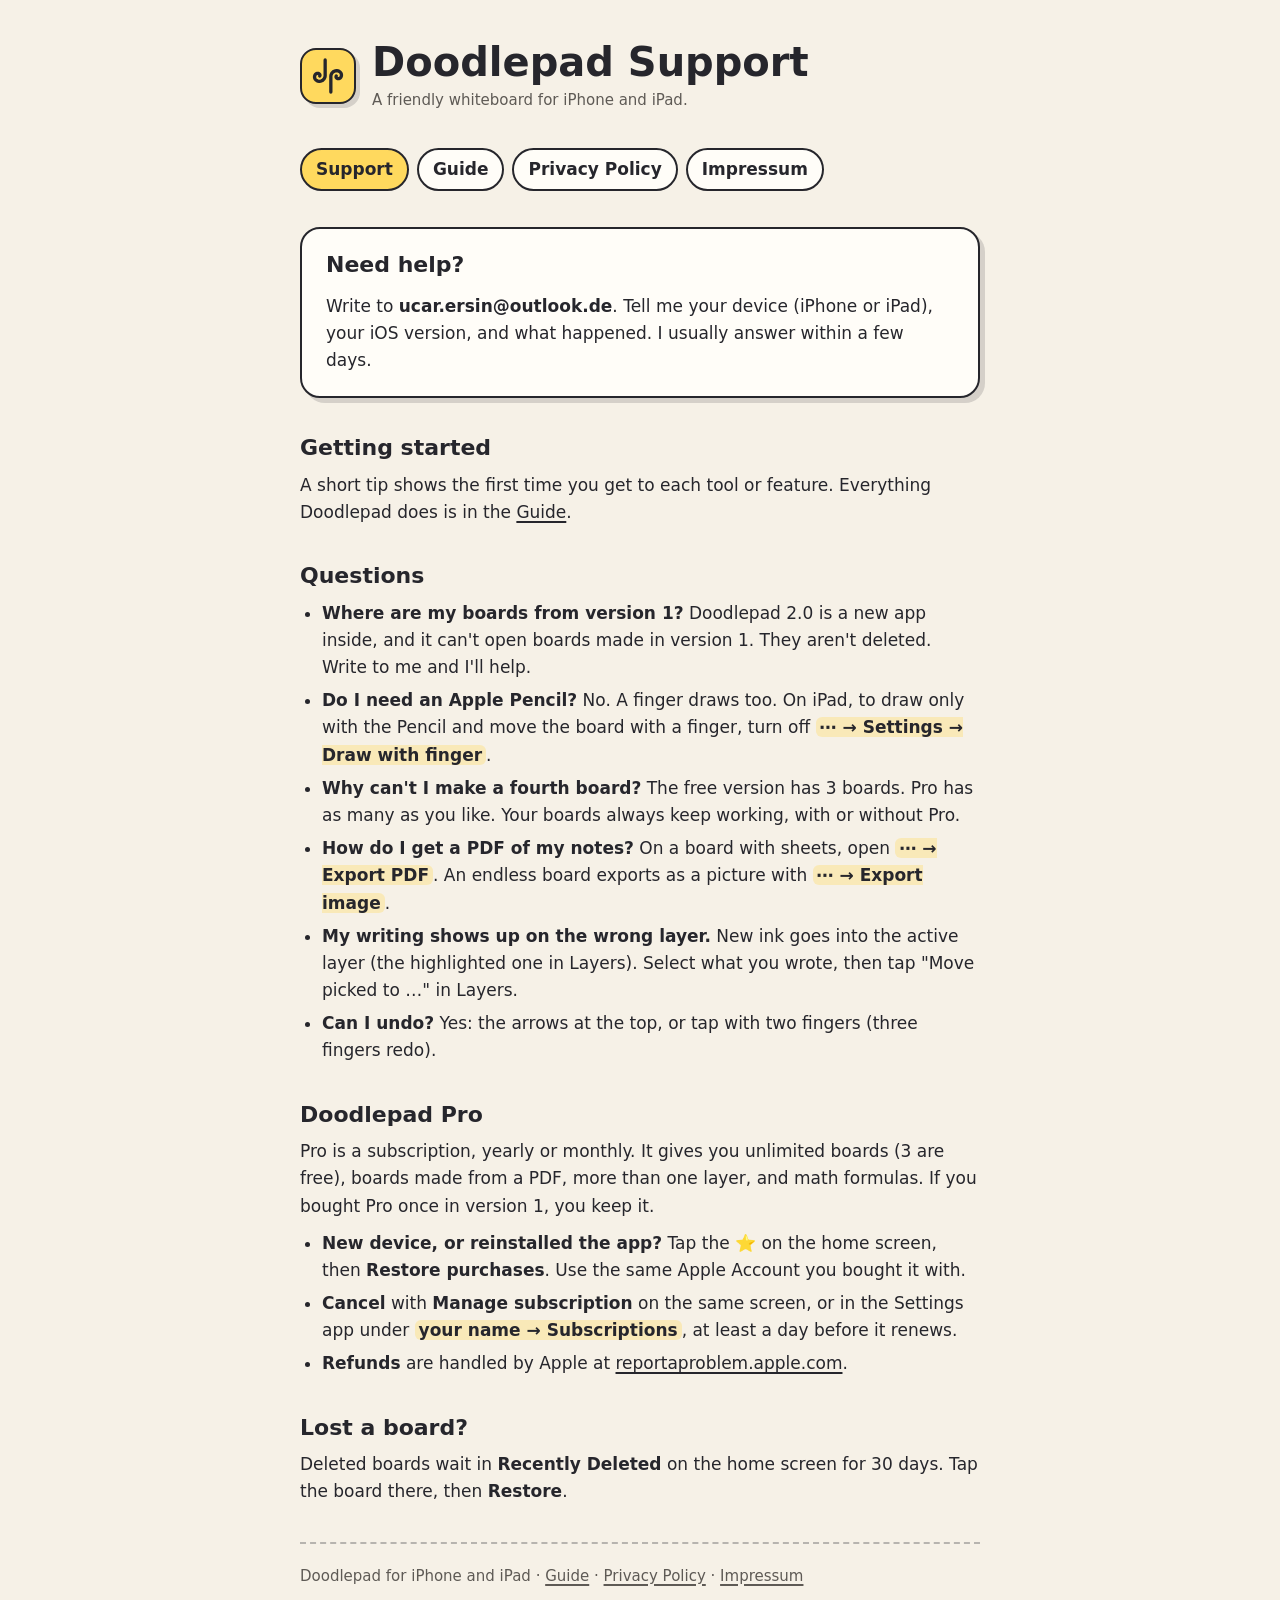
<file: index.html>
<!doctype html>
<html lang="en">
<head>
  <meta charset="utf-8">
  <meta name="viewport" content="width=device-width, initial-scale=1, viewport-fit=cover">
  <title>Doodlepad Support</title>
  <meta name="description" content="Help and contact for Doodlepad, the whiteboard app for iPhone and iPad.">
  <link rel="stylesheet" href="style.css">
  <link rel="icon" href="apple-touch-icon.png">
  <link rel="apple-touch-icon" href="apple-touch-icon.png">
</head>
<body>
<main>
  <header>
    <div class="badge" aria-hidden="true">
      <svg viewBox="12 12 76 76"><path d="M32.5 50.0 L32.8 49.4 L33.0 48.8 L33.0 48.0 L32.8 47.2 L32.4 46.4 L31.8 45.7 L31.0 45.1 L30.0 44.6 L28.9 44.4 L27.7 44.4 L26.4 44.6 L25.2 45.2 L24.0 46.0 L23.0 47.1 L22.3 48.5 L21.8 50.0 L21.6 51.7 L21.7 53.4 L22.2 55.2 L23.1 56.9 L24.4 58.4 L26.0 59.6 L27.9 60.6 L30.0 61.1 L32.2 61.3 L34.5 60.9 L36.8 60.1 L38.9 58.9 L40.7 57.2 L42.3 55.1 L43.4 52.7 L44.0 50.0 L44.0 16.0"/><path transform="rotate(180 50 50)" d="M32.5 50.0 L32.8 49.4 L33.0 48.8 L33.0 48.0 L32.8 47.2 L32.4 46.4 L31.8 45.7 L31.0 45.1 L30.0 44.6 L28.9 44.4 L27.7 44.4 L26.4 44.6 L25.2 45.2 L24.0 46.0 L23.0 47.1 L22.3 48.5 L21.8 50.0 L21.6 51.7 L21.7 53.4 L22.2 55.2 L23.1 56.9 L24.4 58.4 L26.0 59.6 L27.9 60.6 L30.0 61.1 L32.2 61.3 L34.5 60.9 L36.8 60.1 L38.9 58.9 L40.7 57.2 L42.3 55.1 L43.4 52.7 L44.0 50.0 L44.0 16.0"/></svg>
    </div>
    <div>
      <h1>Doodlepad Support</h1>
      <p class="lead">A friendly whiteboard for iPhone and iPad.</p>
    </div>
  </header>

  <nav aria-label="Pages">
    <a href="./" aria-current="page">Support</a>
    <a href="guide.html">Guide</a>
    <a href="privacy.html">Privacy Policy</a>
    <a href="impressum.html">Impressum</a>
  </nav>

  <div class="card">
    <h2>Need help?</h2>
    <p>Write to <span class="email">ucar.ersin@outlook.de</span>. Tell me your device (iPhone or iPad), your iOS version, and what happened. I usually answer within a few days.</p>
  </div>

  <section>
    <h2>Getting started</h2>
    <p>A short tip shows the first time you get to each tool or feature. Everything Doodlepad does is in the <a href="guide.html">Guide</a>.</p>
  </section>

  <section>
    <h2>Questions</h2>
    <ul>
      <li><strong>Where are my boards from version 1?</strong> Doodlepad 2.0 is a new app inside, and it can't open boards made in version 1. They aren't deleted. Write to me and I'll help.</li>
      <li><strong>Do I need an Apple Pencil?</strong> No. A finger draws too. On iPad, to draw only with the Pencil and move the board with a finger, turn off <span class="path">⋯ → Settings → Draw with finger</span>.</li>
      <li><strong>Why can't I make a fourth board?</strong> The free version has 3 boards. Pro has as many as you like. Your boards always keep working, with or without Pro.</li>
      <li><strong>How do I get a PDF of my notes?</strong> On a board with sheets, open <span class="path">⋯ → Export PDF</span>. An endless board exports as a picture with <span class="path">⋯ → Export image</span>.</li>
      <li><strong>My writing shows up on the wrong layer.</strong> New ink goes into the active layer (the highlighted one in Layers). Select what you wrote, then tap "Move picked to …" in Layers.</li>
      <li><strong>Can I undo?</strong> Yes: the arrows at the top, or tap with two fingers (three fingers redo).</li>
    </ul>
  </section>

  <section>
    <h2>Doodlepad Pro</h2>
    <p>Pro is a subscription, yearly or monthly. It gives you unlimited boards (3 are free), boards made from a PDF, more than one layer, and math formulas. If you bought Pro once in version 1, you keep it.</p>
    <ul>
      <li><strong>New device, or reinstalled the app?</strong> Tap the ⭐ on the home screen, then <strong>Restore purchases</strong>. Use the same Apple Account you bought it with.</li>
      <li><strong>Cancel</strong> with <strong>Manage subscription</strong> on the same screen, or in the Settings app under <span class="path">your name → Subscriptions</span>, at least a day before it renews.</li>
      <li><strong>Refunds</strong> are handled by Apple at <a href="https://reportaproblem.apple.com" target="_blank" rel="noopener">reportaproblem.apple.com</a>.</li>
    </ul>
  </section>

  <section>
    <h2>Lost a board?</h2>
    <p>Deleted boards wait in <strong>Recently Deleted</strong> on the home screen for 30 days. Tap the board there, then <strong>Restore</strong>.</p>
  </section>

  <footer>Doodlepad for iPhone and iPad · <a href="guide.html">Guide</a> · <a href="privacy.html">Privacy Policy</a> · <a href="impressum.html">Impressum</a></footer>
</main>
</body>
</html>
</file>
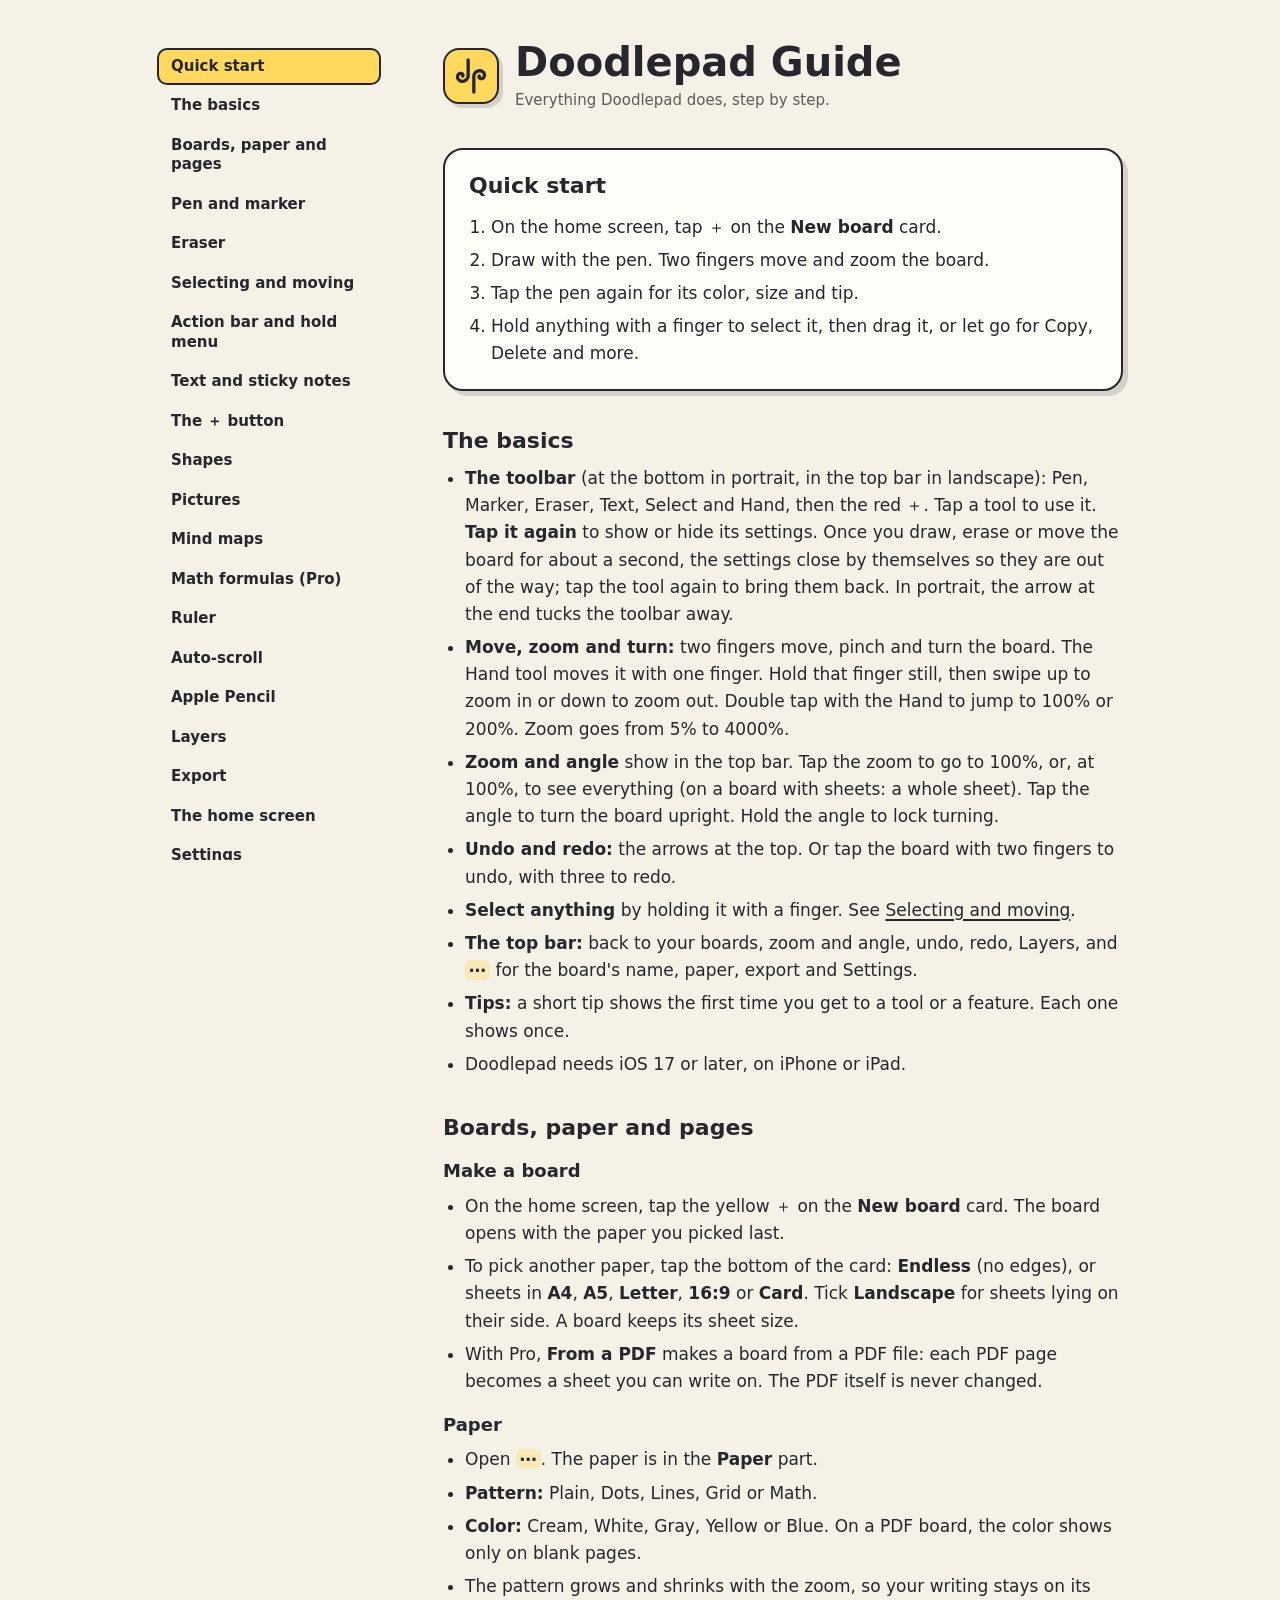
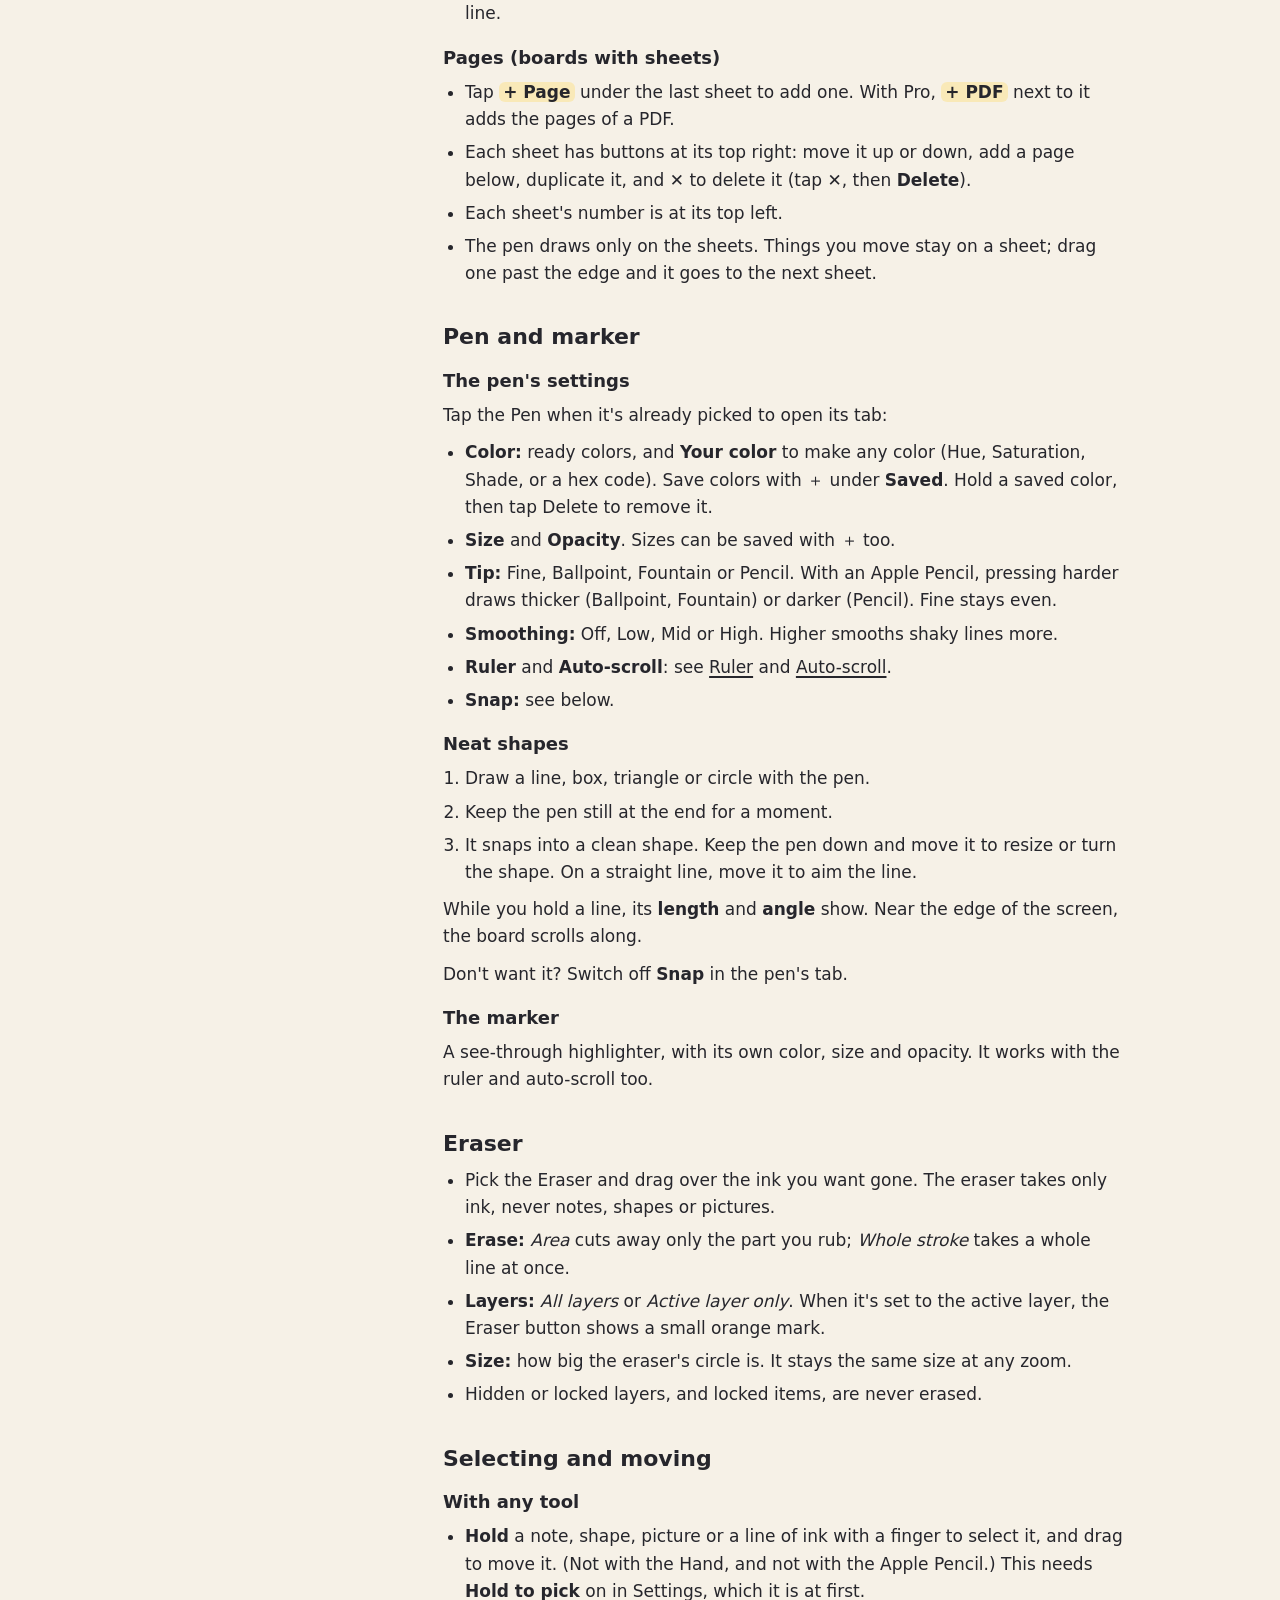
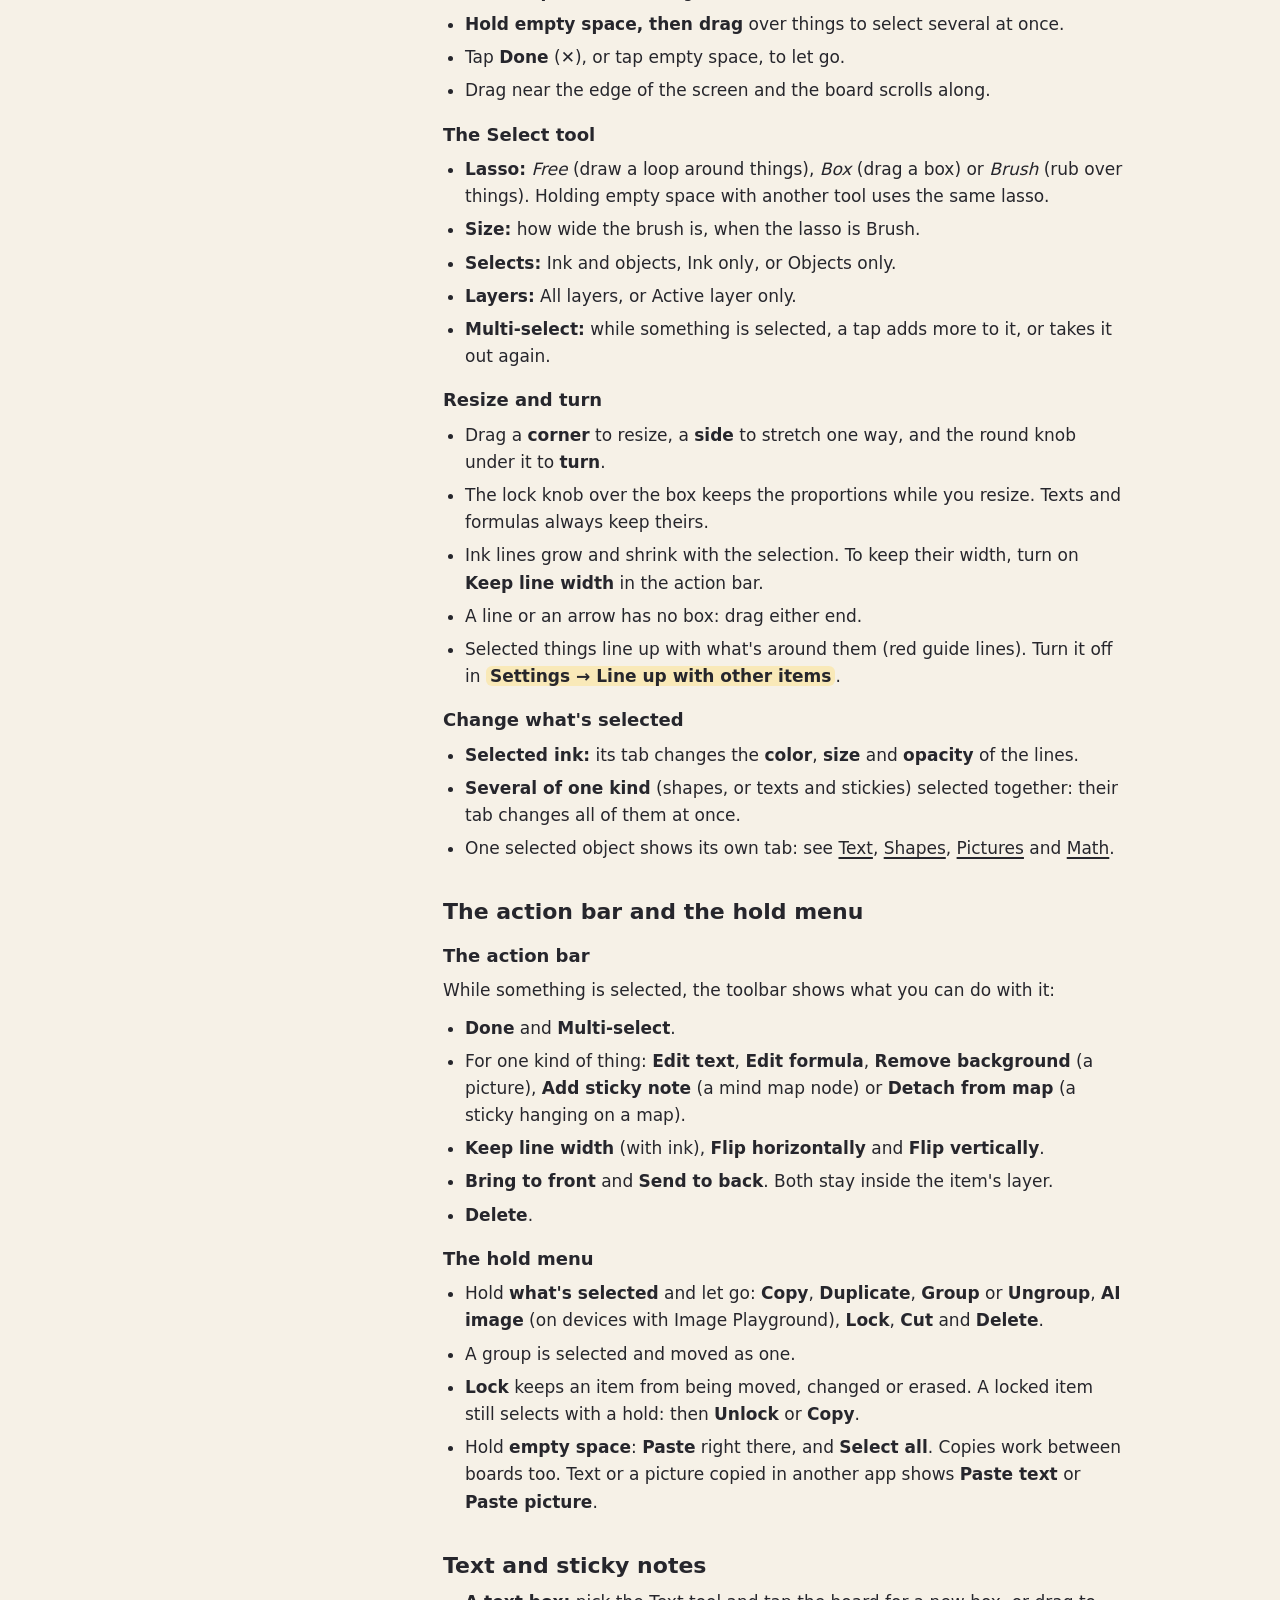
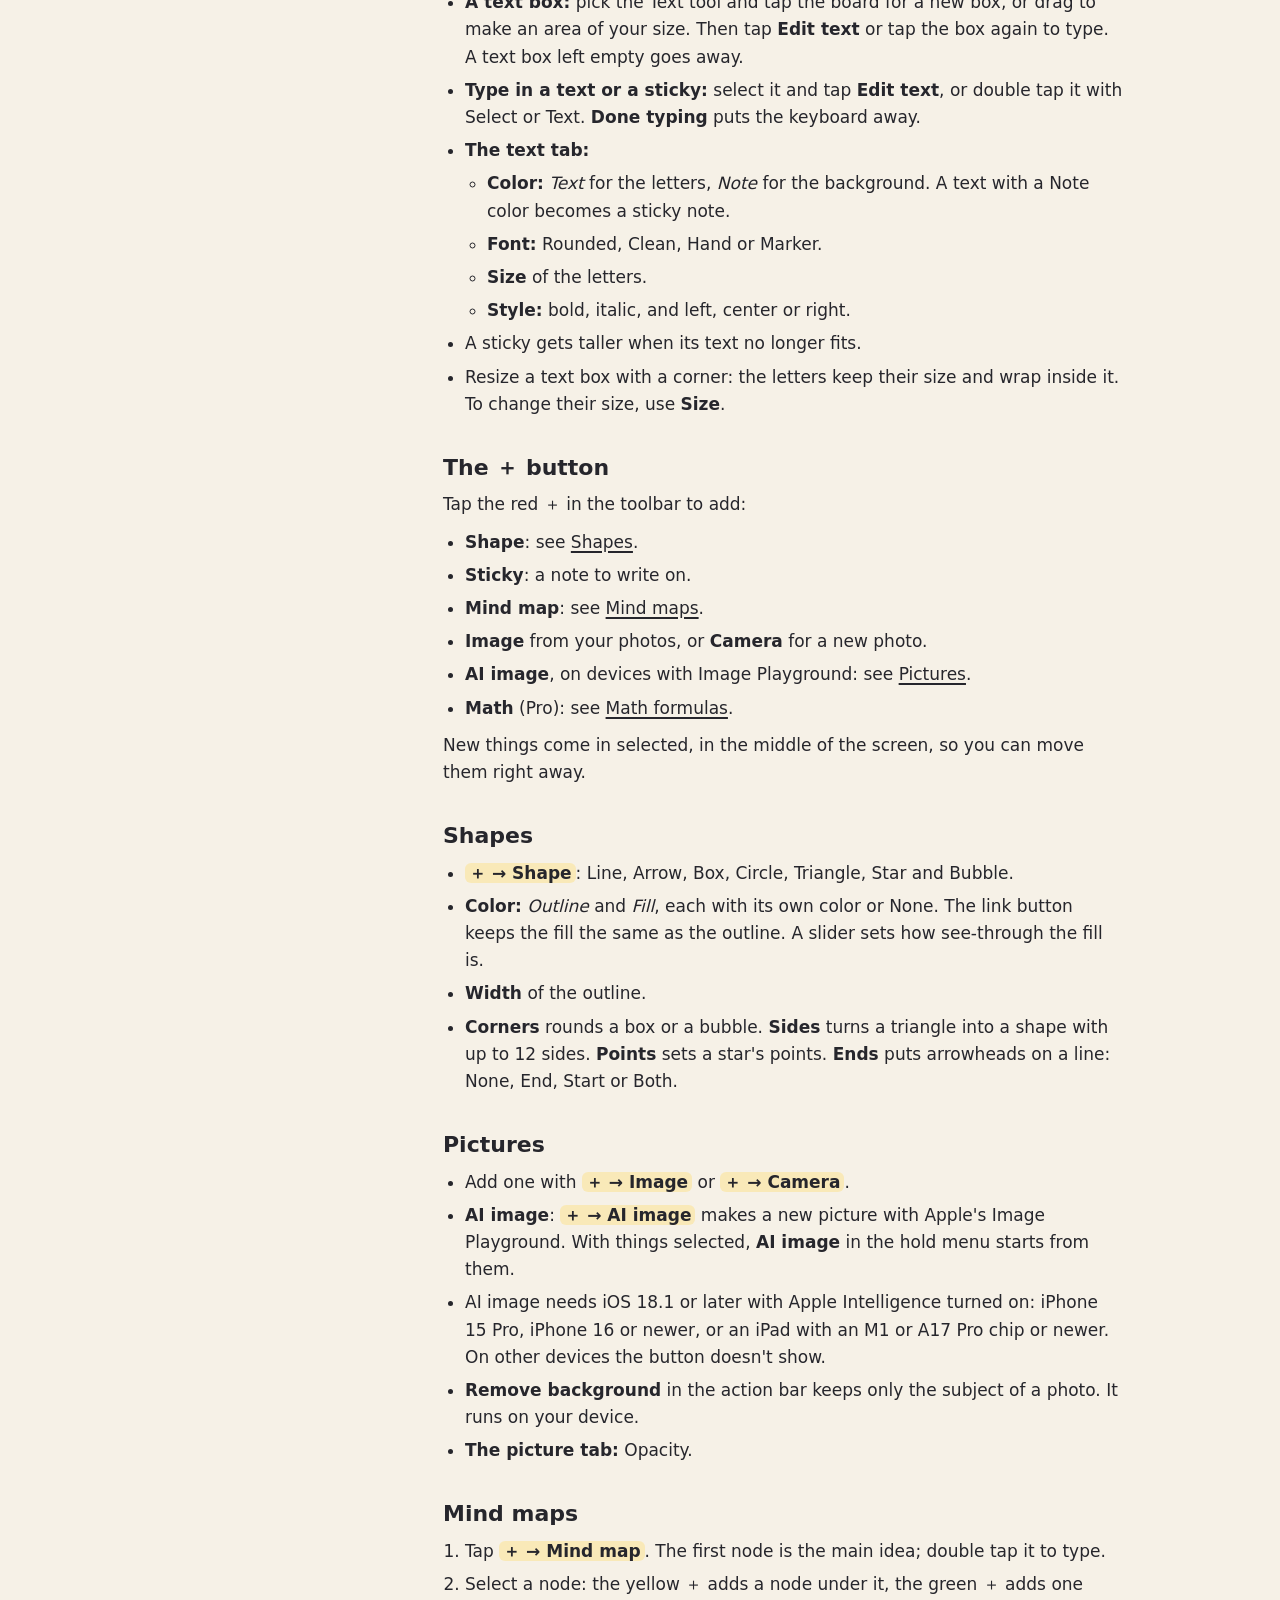
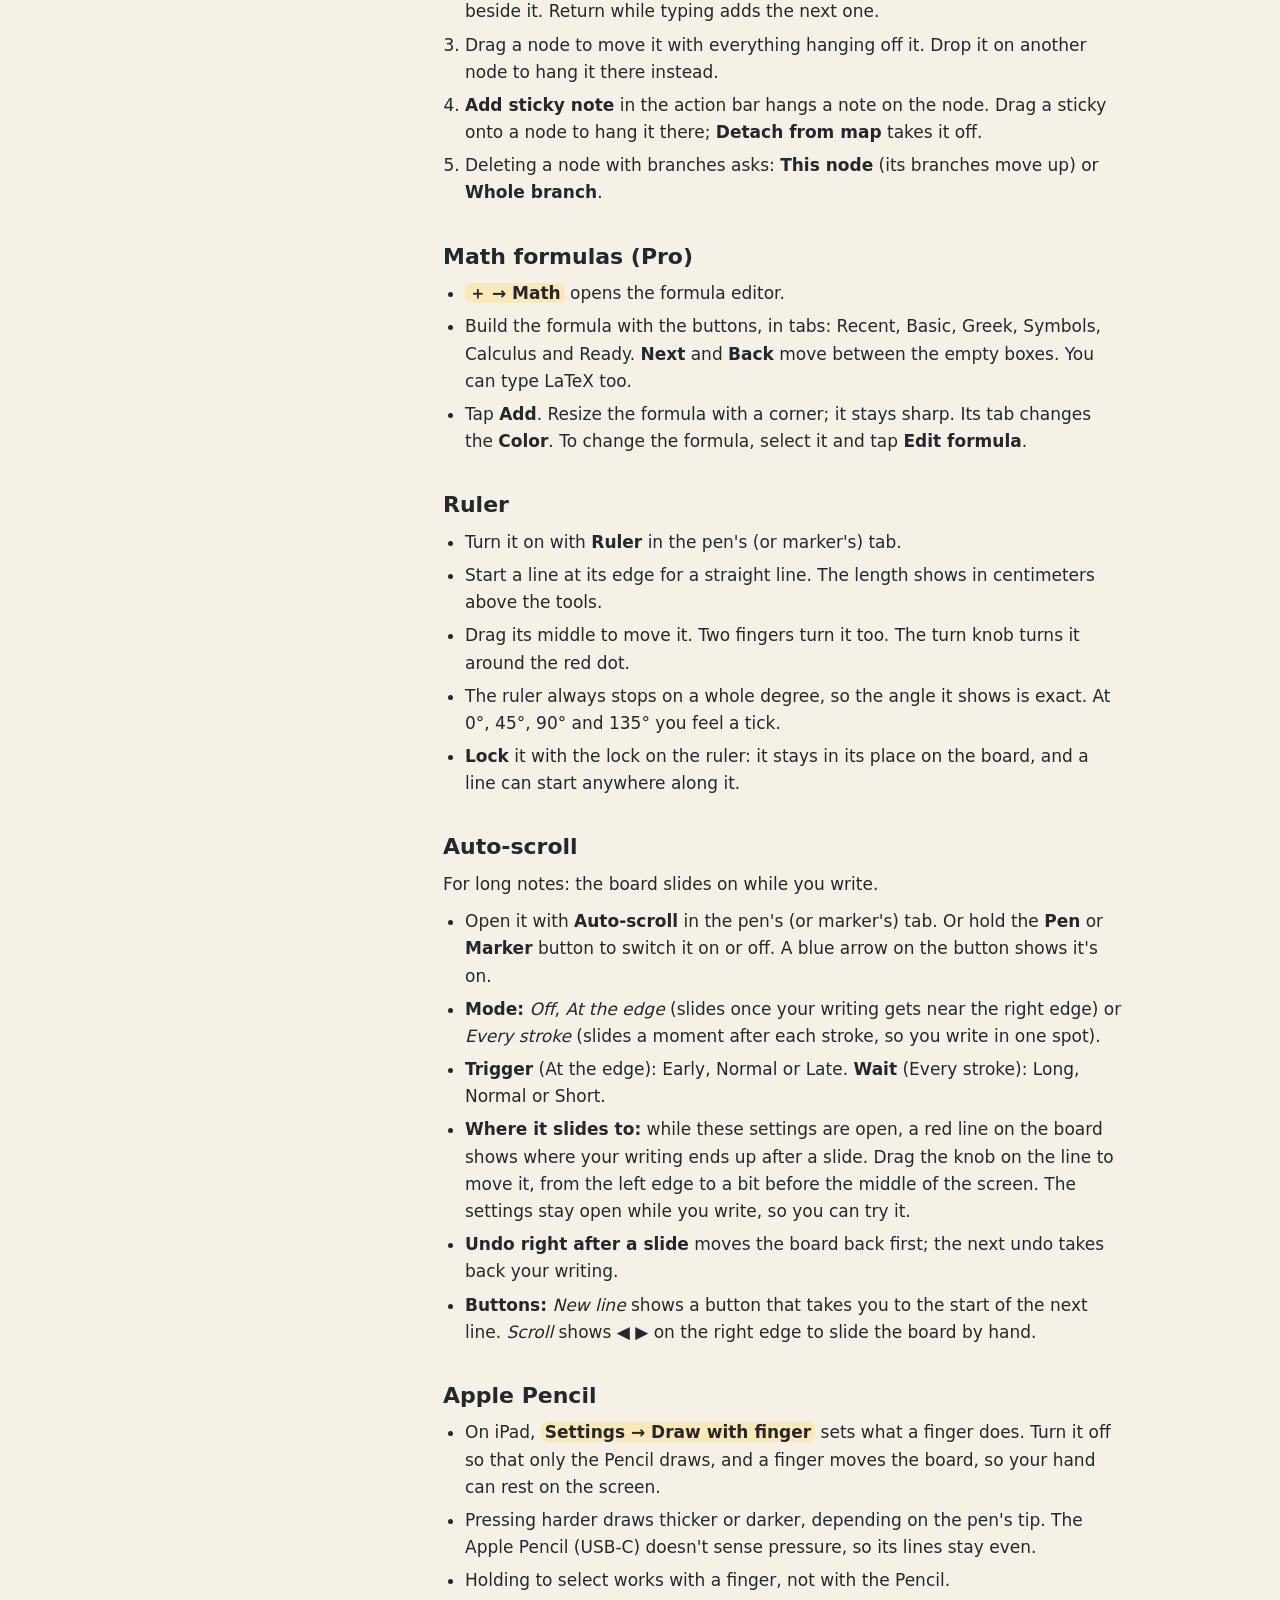
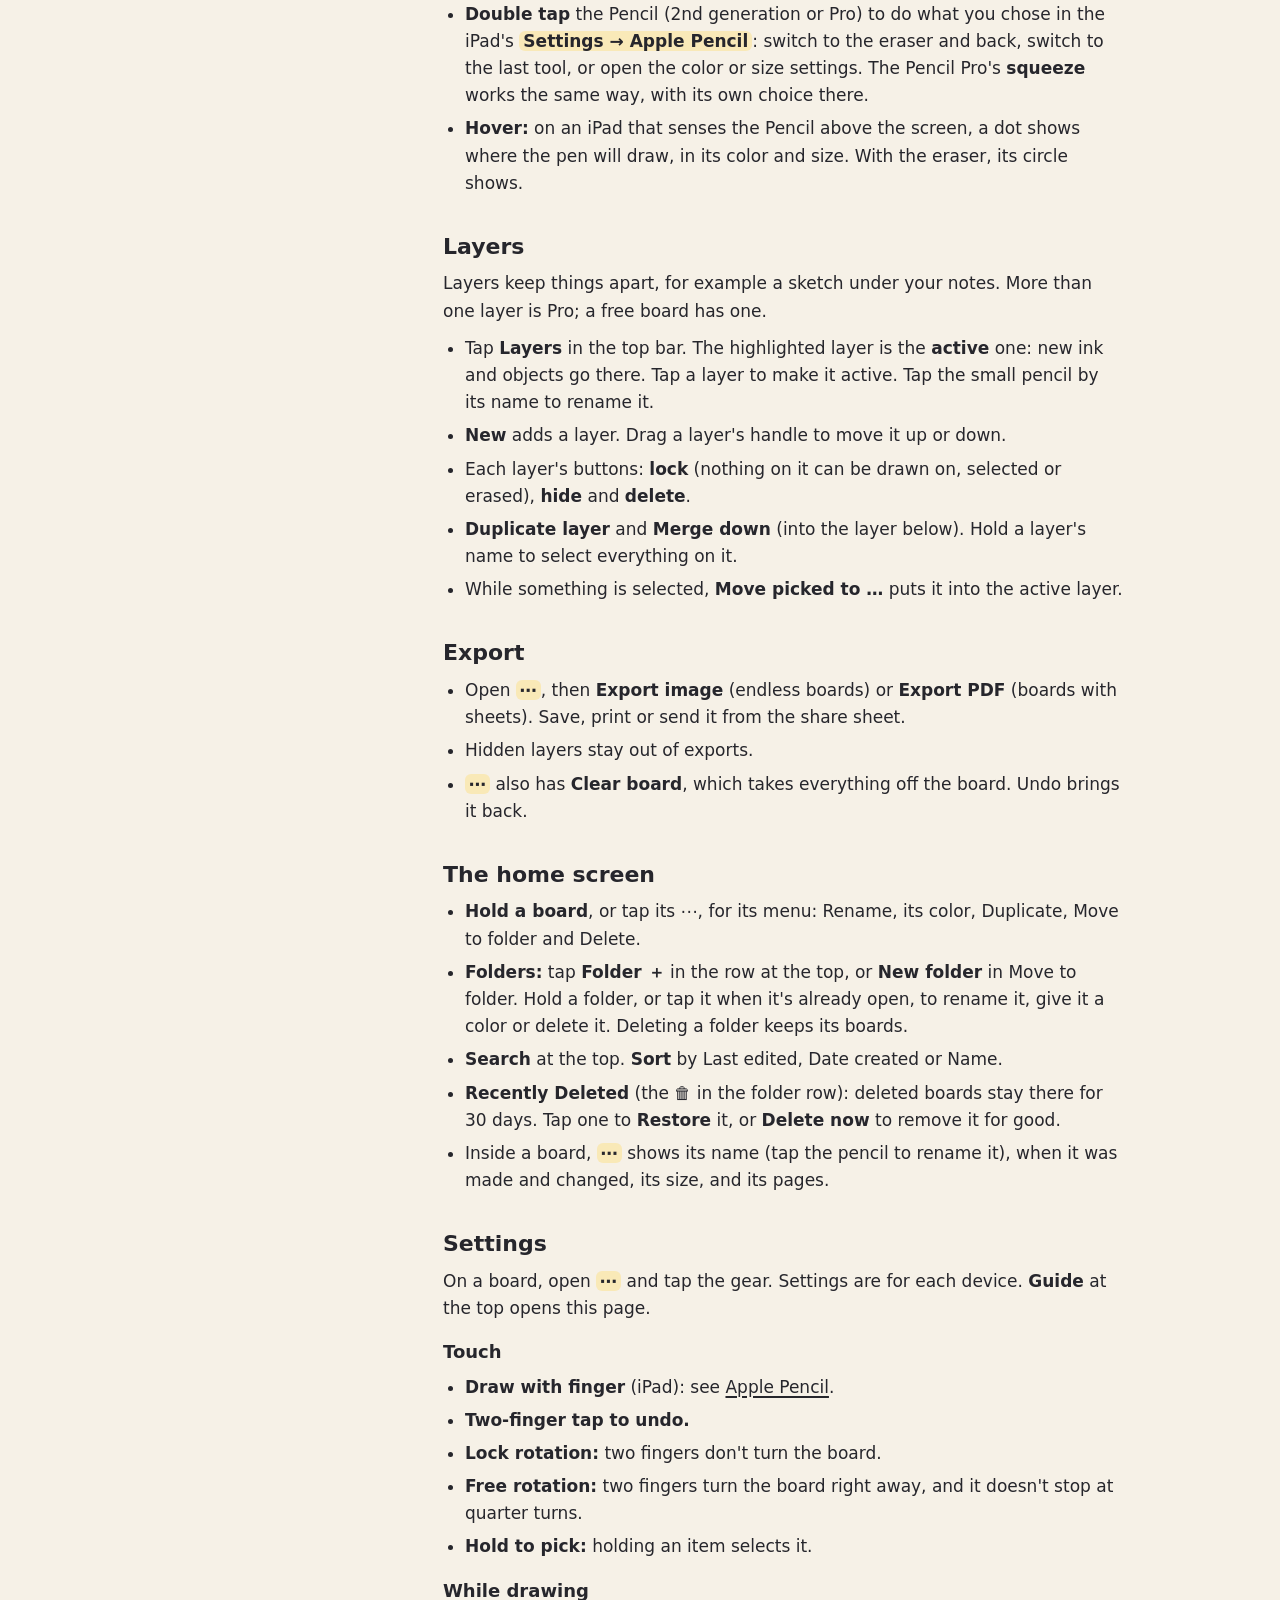
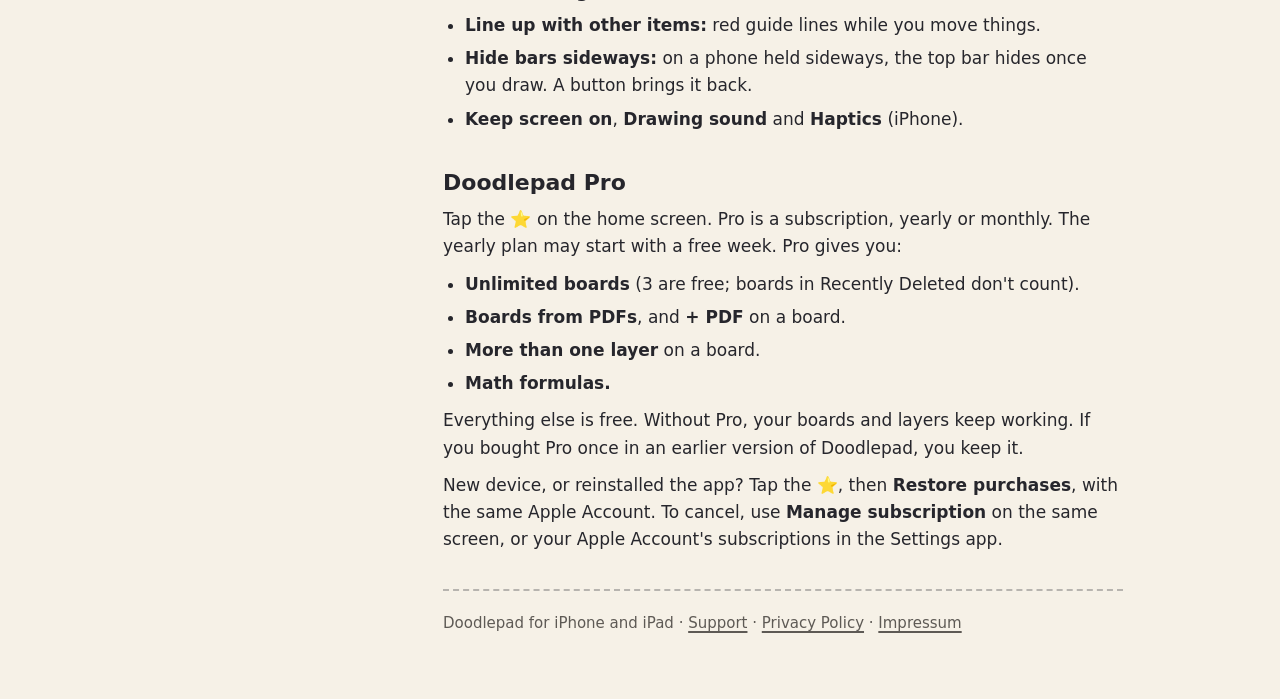
<file: guide.html>
<!doctype html>
<html lang="en">
<head>
  <meta charset="utf-8">
  <meta name="viewport" content="width=device-width, initial-scale=1, viewport-fit=cover">
  <title>Doodlepad Guide</title>
  <meta name="description" content="How to use Doodlepad, the whiteboard app for iPhone and iPad: drawing, selecting, text, shapes, mind maps, layers, pages, PDFs, export and more.">
  <link rel="stylesheet" href="style.css">
  <link rel="icon" href="apple-touch-icon.png">
  <link rel="apple-touch-icon" href="apple-touch-icon.png">
</head>
<body class="docs">
<nav class="sidebar" id="sidebar" aria-label="Guide contents">
  <button class="sidebar-toggle" type="button" aria-expanded="false" aria-controls="side-toc">
    <span>Contents <span class="sidebar-now"></span></span>
    <svg viewBox="0 0 14 14" aria-hidden="true"><path d="M3 5 L7 9 L11 5"/></svg>
  </button>
  <p class="toc-title">Guide</p>
  <input class="side-search" type="search" placeholder="Search the guide" aria-label="Search the guide" autocomplete="off">
  <ul class="side-toc" id="side-toc">
    <li><a href="#start">Quick start</a></li>
    <li><a href="#basics">The basics</a></li>
    <li><a href="#boards">Boards, paper and pages</a></li>
    <li><a href="#pen">Pen and marker</a></li>
    <li><a href="#eraser">Eraser</a></li>
    <li><a href="#pick">Selecting and moving</a></li>
    <li><a href="#actions">Action bar and hold menu</a></li>
    <li><a href="#text">Text and sticky notes</a></li>
    <li><a href="#add">The ＋ button</a></li>
    <li><a href="#shapes">Shapes</a></li>
    <li><a href="#images">Pictures</a></li>
    <li><a href="#mindmaps">Mind maps</a></li>
    <li><a href="#math">Math formulas (Pro)</a></li>
    <li><a href="#ruler">Ruler</a></li>
    <li><a href="#autoscroll">Auto-scroll</a></li>
    <li><a href="#pencil">Apple Pencil</a></li>
    <li><a href="#layers">Layers</a></li>
    <li><a href="#export">Export</a></li>
    <li><a href="#home">The home screen</a></li>
    <li><a href="#settings">Settings</a></li>
    <li><a href="#pro">Doodlepad Pro</a></li>
    <li class="side-sep" aria-hidden="true"></li>
    <li><a class="page" href="./">Support</a></li>
    <li><a class="page" href="privacy.html">Privacy Policy</a></li>
    <li><a class="page" href="impressum.html">Impressum</a></li>
  </ul>
</nav>
<main>
  <header>
    <div class="badge" aria-hidden="true">
      <svg viewBox="12 12 76 76"><path d="M32.5 50.0 L32.8 49.4 L33.0 48.8 L33.0 48.0 L32.8 47.2 L32.4 46.4 L31.8 45.7 L31.0 45.1 L30.0 44.6 L28.9 44.4 L27.7 44.4 L26.4 44.6 L25.2 45.2 L24.0 46.0 L23.0 47.1 L22.3 48.5 L21.8 50.0 L21.6 51.7 L21.7 53.4 L22.2 55.2 L23.1 56.9 L24.4 58.4 L26.0 59.6 L27.9 60.6 L30.0 61.1 L32.2 61.3 L34.5 60.9 L36.8 60.1 L38.9 58.9 L40.7 57.2 L42.3 55.1 L43.4 52.7 L44.0 50.0 L44.0 16.0"/><path transform="rotate(180 50 50)" d="M32.5 50.0 L32.8 49.4 L33.0 48.8 L33.0 48.0 L32.8 47.2 L32.4 46.4 L31.8 45.7 L31.0 45.1 L30.0 44.6 L28.9 44.4 L27.7 44.4 L26.4 44.6 L25.2 45.2 L24.0 46.0 L23.0 47.1 L22.3 48.5 L21.8 50.0 L21.6 51.7 L21.7 53.4 L22.2 55.2 L23.1 56.9 L24.4 58.4 L26.0 59.6 L27.9 60.6 L30.0 61.1 L32.2 61.3 L34.5 60.9 L36.8 60.1 L38.9 58.9 L40.7 57.2 L42.3 55.1 L43.4 52.7 L44.0 50.0 L44.0 16.0"/></svg>
    </div>
    <div>
      <h1>Doodlepad Guide</h1>
      <p class="lead">Everything Doodlepad does, step by step.</p>
    </div>
  </header>

  <p class="search-empty" hidden>Nothing found. Try another word.</p>

  <section id="start" class="card">
    <h2>Quick start</h2>
    <ol>
      <li>On the home screen, tap ＋ on the <strong>New board</strong> card.</li>
      <li>Draw with the pen. Two fingers move and zoom the board.</li>
      <li>Tap the pen again for its color, size and tip.</li>
      <li>Hold anything with a finger to select it, then drag it, or let go for Copy, Delete and more.</li>
    </ol>
  </section>

  <section id="basics">
    <h2>The basics</h2>
    <ul>
      <li><strong>The toolbar</strong> (at the bottom in portrait, in the top bar in landscape): Pen, Marker, Eraser, Text, Select and Hand, then the red ＋. Tap a tool to use it. <strong>Tap it again</strong> to show or hide its settings. Once you draw, erase or move the board for about a second, the settings close by themselves so they are out of the way; tap the tool again to bring them back. In portrait, the arrow at the end tucks the toolbar away.</li>
      <li><strong>Move, zoom and turn:</strong> two fingers move, pinch and turn the board. The Hand tool moves it with one finger. Hold that finger still, then swipe up to zoom in or down to zoom out. Double tap with the Hand to jump to 100% or 200%. Zoom goes from 5% to 4000%.</li>
      <li><strong>Zoom and angle</strong> show in the top bar. Tap the zoom to go to 100%, or, at 100%, to see everything (on a board with sheets: a whole sheet). Tap the angle to turn the board upright. Hold the angle to lock turning.</li>
      <li><strong>Undo and redo:</strong> the arrows at the top. Or tap the board with two fingers to undo, with three to redo.</li>
      <li><strong>Select anything</strong> by holding it with a finger. See <a href="#pick">Selecting and moving</a>.</li>
      <li><strong>The top bar:</strong> back to your boards, zoom and angle, undo, redo, Layers, and <span class="path">⋯</span> for the board's name, paper, export and Settings.</li>
      <li><strong>Tips:</strong> a short tip shows the first time you get to a tool or a feature. Each one shows once.</li>
      <li>Doodlepad needs iOS 17 or later, on iPhone or iPad.</li>
    </ul>
  </section>

  <section id="boards">
    <h2>Boards, paper and pages</h2>
    <h3>Make a board</h3>
    <ul>
      <li>On the home screen, tap the yellow ＋ on the <strong>New board</strong> card. The board opens with the paper you picked last.</li>
      <li>To pick another paper, tap the bottom of the card: <strong>Endless</strong> (no edges), or sheets in <strong>A4</strong>, <strong>A5</strong>, <strong>Letter</strong>, <strong>16:9</strong> or <strong>Card</strong>. Tick <strong>Landscape</strong> for sheets lying on their side. A board keeps its sheet size.</li>
      <li>With Pro, <strong>From a PDF</strong> makes a board from a PDF file: each PDF page becomes a sheet you can write on. The PDF itself is never changed.</li>
    </ul>
    <h3>Paper</h3>
    <ul>
      <li>Open <span class="path">⋯</span>. The paper is in the <strong>Paper</strong> part.</li>
      <li><strong>Pattern:</strong> Plain, Dots, Lines, Grid or Math.</li>
      <li><strong>Color:</strong> Cream, White, Gray, Yellow or Blue. On a PDF board, the color shows only on blank pages.</li>
      <li>The pattern grows and shrinks with the zoom, so your writing stays on its line.</li>
    </ul>
    <h3>Pages (boards with sheets)</h3>
    <ul>
      <li>Tap <span class="path">+ Page</span> under the last sheet to add one. With Pro, <span class="path">+ PDF</span> next to it adds the pages of a PDF.</li>
      <li>Each sheet has buttons at its top right: move it up or down, add a page below, duplicate it, and ✕ to delete it (tap ✕, then <strong>Delete</strong>).</li>
      <li>Each sheet's number is at its top left.</li>
      <li>The pen draws only on the sheets. Things you move stay on a sheet; drag one past the edge and it goes to the next sheet.</li>
    </ul>
  </section>

  <section id="pen">
    <h2>Pen and marker</h2>
    <h3>The pen's settings</h3>
    <p>Tap the Pen when it's already picked to open its tab:</p>
    <ul>
      <li><strong>Color:</strong> ready colors, and <strong>Your color</strong> to make any color (Hue, Saturation, Shade, or a hex code). Save colors with ＋ under <strong>Saved</strong>. Hold a saved color, then tap Delete to remove it.</li>
      <li><strong>Size</strong> and <strong>Opacity</strong>. Sizes can be saved with ＋ too.</li>
      <li><strong>Tip:</strong> Fine, Ballpoint, Fountain or Pencil. With an Apple Pencil, pressing harder draws thicker (Ballpoint, Fountain) or darker (Pencil). Fine stays even.</li>
      <li><strong>Smoothing:</strong> Off, Low, Mid or High. Higher smooths shaky lines more.</li>
      <li><strong>Ruler</strong> and <strong>Auto-scroll</strong>: see <a href="#ruler">Ruler</a> and <a href="#autoscroll">Auto-scroll</a>.</li>
      <li><strong>Snap:</strong> see below.</li>
    </ul>
    <h3>Neat shapes</h3>
    <ol>
      <li>Draw a line, box, triangle or circle with the pen.</li>
      <li>Keep the pen still at the end for a moment.</li>
      <li>It snaps into a clean shape. Keep the pen down and move it to resize or turn the shape. On a straight line, move it to aim the line.</li>
    </ol>
    <p>While you hold a line, its <strong>length</strong> and <strong>angle</strong> show. Near the edge of the screen, the board scrolls along.</p>
    <p>Don't want it? Switch off <strong>Snap</strong> in the pen's tab.</p>
    <h3>The marker</h3>
    <p>A see-through highlighter, with its own color, size and opacity. It works with the ruler and auto-scroll too.</p>
  </section>

  <section id="eraser">
    <h2>Eraser</h2>
    <ul>
      <li>Pick the Eraser and drag over the ink you want gone. The eraser takes only ink, never notes, shapes or pictures.</li>
      <li><strong>Erase:</strong> <em>Area</em> cuts away only the part you rub; <em>Whole stroke</em> takes a whole line at once.</li>
      <li><strong>Layers:</strong> <em>All layers</em> or <em>Active layer only</em>. When it's set to the active layer, the Eraser button shows a small orange mark.</li>
      <li><strong>Size:</strong> how big the eraser's circle is. It stays the same size at any zoom.</li>
      <li>Hidden or locked layers, and locked items, are never erased.</li>
    </ul>
  </section>

  <section id="pick">
    <h2>Selecting and moving</h2>
    <h3>With any tool</h3>
    <ul>
      <li><strong>Hold</strong> a note, shape, picture or a line of ink with a finger to select it, and drag to move it. (Not with the Hand, and not with the Apple Pencil.) This needs <strong>Hold to pick</strong> on in Settings, which it is at first.</li>
      <li><strong>Hold empty space, then drag</strong> over things to select several at once.</li>
      <li>Tap <strong>Done</strong> (✕), or tap empty space, to let go.</li>
      <li>Drag near the edge of the screen and the board scrolls along.</li>
    </ul>
    <h3>The Select tool</h3>
    <ul>
      <li><strong>Lasso:</strong> <em>Free</em> (draw a loop around things), <em>Box</em> (drag a box) or <em>Brush</em> (rub over things). Holding empty space with another tool uses the same lasso.</li>
      <li><strong>Size:</strong> how wide the brush is, when the lasso is Brush.</li>
      <li><strong>Selects:</strong> Ink and objects, Ink only, or Objects only.</li>
      <li><strong>Layers:</strong> All layers, or Active layer only.</li>
      <li><strong>Multi-select:</strong> while something is selected, a tap adds more to it, or takes it out again.</li>
    </ul>
    <h3>Resize and turn</h3>
    <ul>
      <li>Drag a <strong>corner</strong> to resize, a <strong>side</strong> to stretch one way, and the round knob under it to <strong>turn</strong>.</li>
      <li>The lock knob over the box keeps the proportions while you resize. Texts and formulas always keep theirs.</li>
      <li>Ink lines grow and shrink with the selection. To keep their width, turn on <strong>Keep line width</strong> in the action bar.</li>
      <li>A line or an arrow has no box: drag either end.</li>
      <li>Selected things line up with what's around them (red guide lines). Turn it off in <span class="path">Settings → Line up with other items</span>.</li>
    </ul>
    <h3>Change what's selected</h3>
    <ul>
      <li><strong>Selected ink:</strong> its tab changes the <strong>color</strong>, <strong>size</strong> and <strong>opacity</strong> of the lines.</li>
      <li><strong>Several of one kind</strong> (shapes, or texts and stickies) selected together: their tab changes all of them at once.</li>
      <li>One selected object shows its own tab: see <a href="#text">Text</a>, <a href="#shapes">Shapes</a>, <a href="#images">Pictures</a> and <a href="#math">Math</a>.</li>
    </ul>
  </section>

  <section id="actions">
    <h2>The action bar and the hold menu</h2>
    <h3>The action bar</h3>
    <p>While something is selected, the toolbar shows what you can do with it:</p>
    <ul>
      <li><strong>Done</strong> and <strong>Multi-select</strong>.</li>
      <li>For one kind of thing: <strong>Edit text</strong>, <strong>Edit formula</strong>, <strong>Remove background</strong> (a picture), <strong>Add sticky note</strong> (a mind map node) or <strong>Detach from map</strong> (a sticky hanging on a map).</li>
      <li><strong>Keep line width</strong> (with ink), <strong>Flip horizontally</strong> and <strong>Flip vertically</strong>.</li>
      <li><strong>Bring to front</strong> and <strong>Send to back</strong>. Both stay inside the item's layer.</li>
      <li><strong>Delete</strong>.</li>
    </ul>
    <h3>The hold menu</h3>
    <ul>
      <li>Hold <strong>what's selected</strong> and let go: <strong>Copy</strong>, <strong>Duplicate</strong>, <strong>Group</strong> or <strong>Ungroup</strong>, <strong>AI image</strong> (on devices with Image Playground), <strong>Lock</strong>, <strong>Cut</strong> and <strong>Delete</strong>.</li>
      <li>A group is selected and moved as one.</li>
      <li><strong>Lock</strong> keeps an item from being moved, changed or erased. A locked item still selects with a hold: then <strong>Unlock</strong> or <strong>Copy</strong>.</li>
      <li>Hold <strong>empty space</strong>: <strong>Paste</strong> right there, and <strong>Select all</strong>. Copies work between boards too. Text or a picture copied in another app shows <strong>Paste text</strong> or <strong>Paste picture</strong>.</li>
    </ul>
  </section>

  <section id="text">
    <h2>Text and sticky notes</h2>
    <ul>
      <li><strong>A text box:</strong> pick the Text tool and tap the board for a new box, or drag to make an area of your size. Then tap <strong>Edit text</strong> or tap the box again to type. A text box left empty goes away.</li>
      <li><strong>Type in a text or a sticky:</strong> select it and tap <strong>Edit text</strong>, or double tap it with Select or Text. <strong>Done typing</strong> puts the keyboard away.</li>
      <li><strong>The text tab:</strong>
        <ul>
          <li><strong>Color:</strong> <em>Text</em> for the letters, <em>Note</em> for the background. A text with a Note color becomes a sticky note.</li>
          <li><strong>Font:</strong> Rounded, Clean, Hand or Marker.</li>
          <li><strong>Size</strong> of the letters.</li>
          <li><strong>Style:</strong> bold, italic, and left, center or right.</li>
        </ul>
      </li>
      <li>A sticky gets taller when its text no longer fits.</li>
      <li>Resize a text box with a corner: the letters keep their size and wrap inside it. To change their size, use <strong>Size</strong>.</li>
    </ul>
  </section>

  <section id="add">
    <h2>The ＋ button</h2>
    <p>Tap the red ＋ in the toolbar to add:</p>
    <ul>
      <li><strong>Shape</strong>: see <a href="#shapes">Shapes</a>.</li>
      <li><strong>Sticky</strong>: a note to write on.</li>
      <li><strong>Mind map</strong>: see <a href="#mindmaps">Mind maps</a>.</li>
      <li><strong>Image</strong> from your photos, or <strong>Camera</strong> for a new photo.</li>
      <li><strong>AI image</strong>, on devices with Image Playground: see <a href="#images">Pictures</a>.</li>
      <li><strong>Math</strong> (Pro): see <a href="#math">Math formulas</a>.</li>
    </ul>
    <p>New things come in selected, in the middle of the screen, so you can move them right away.</p>
  </section>

  <section id="shapes">
    <h2>Shapes</h2>
    <ul>
      <li><span class="path">＋ → Shape</span>: Line, Arrow, Box, Circle, Triangle, Star and Bubble.</li>
      <li><strong>Color:</strong> <em>Outline</em> and <em>Fill</em>, each with its own color or None. The link button keeps the fill the same as the outline. A slider sets how see-through the fill is.</li>
      <li><strong>Width</strong> of the outline.</li>
      <li><strong>Corners</strong> rounds a box or a bubble. <strong>Sides</strong> turns a triangle into a shape with up to 12 sides. <strong>Points</strong> sets a star's points. <strong>Ends</strong> puts arrowheads on a line: None, End, Start or Both.</li>
    </ul>
  </section>

  <section id="images">
    <h2>Pictures</h2>
    <ul>
      <li>Add one with <span class="path">＋ → Image</span> or <span class="path">＋ → Camera</span>.</li>
      <li><strong>AI image</strong>: <span class="path">＋ → AI image</span> makes a new picture with Apple's Image Playground. With things selected, <strong>AI image</strong> in the hold menu starts from them.</li>
      <li>AI image needs iOS 18.1 or later with Apple Intelligence turned on: iPhone 15 Pro, iPhone 16 or newer, or an iPad with an M1 or A17 Pro chip or newer. On other devices the button doesn't show.</li>
      <li><strong>Remove background</strong> in the action bar keeps only the subject of a photo. It runs on your device.</li>
      <li><strong>The picture tab:</strong> Opacity.</li>
    </ul>
  </section>

  <section id="mindmaps">
    <h2>Mind maps</h2>
    <ol>
      <li>Tap <span class="path">＋ → Mind map</span>. The first node is the main idea; double tap it to type.</li>
      <li>Select a node: the yellow ＋ adds a node under it, the green ＋ adds one beside it. Return while typing adds the next one.</li>
      <li>Drag a node to move it with everything hanging off it. Drop it on another node to hang it there instead.</li>
      <li><strong>Add sticky note</strong> in the action bar hangs a note on the node. Drag a sticky onto a node to hang it there; <strong>Detach from map</strong> takes it off.</li>
      <li>Deleting a node with branches asks: <strong>This node</strong> (its branches move up) or <strong>Whole branch</strong>.</li>
    </ol>
  </section>

  <section id="math">
    <h2>Math formulas (Pro)</h2>
    <ul>
      <li><span class="path">＋ → Math</span> opens the formula editor.</li>
      <li>Build the formula with the buttons, in tabs: Recent, Basic, Greek, Symbols, Calculus and Ready. <strong>Next</strong> and <strong>Back</strong> move between the empty boxes. You can type LaTeX too.</li>
      <li>Tap <strong>Add</strong>. Resize the formula with a corner; it stays sharp. Its tab changes the <strong>Color</strong>. To change the formula, select it and tap <strong>Edit formula</strong>.</li>
    </ul>
  </section>

  <section id="ruler">
    <h2>Ruler</h2>
    <ul>
      <li>Turn it on with <strong>Ruler</strong> in the pen's (or marker's) tab.</li>
      <li>Start a line at its edge for a straight line. The length shows in centimeters above the tools.</li>
      <li>Drag its middle to move it. Two fingers turn it too. The turn knob turns it around the red dot.</li>
      <li>The ruler always stops on a whole degree, so the angle it shows is exact. At 0°, 45°, 90° and 135° you feel a tick.</li>
      <li><strong>Lock</strong> it with the lock on the ruler: it stays in its place on the board, and a line can start anywhere along it.</li>
    </ul>
  </section>

  <section id="autoscroll">
    <h2>Auto-scroll</h2>
    <p>For long notes: the board slides on while you write.</p>
    <ul>
      <li>Open it with <strong>Auto-scroll</strong> in the pen's (or marker's) tab. Or hold the <strong>Pen</strong> or <strong>Marker</strong> button to switch it on or off. A blue arrow on the button shows it's on.</li>
      <li><strong>Mode:</strong> <em>Off</em>, <em>At the edge</em> (slides once your writing gets near the right edge) or <em>Every stroke</em> (slides a moment after each stroke, so you write in one spot).</li>
      <li><strong>Trigger</strong> (At the edge): Early, Normal or Late. <strong>Wait</strong> (Every stroke): Long, Normal or Short.</li>
      <li><strong>Where it slides to:</strong> while these settings are open, a red line on the board shows where your writing ends up after a slide. Drag the knob on the line to move it, from the left edge to a bit before the middle of the screen. The settings stay open while you write, so you can try it.</li>
      <li><strong>Undo right after a slide</strong> moves the board back first; the next undo takes back your writing.</li>
      <li><strong>Buttons:</strong> <em>New line</em> shows a button that takes you to the start of the next line. <em>Scroll</em> shows ◀ ▶ on the right edge to slide the board by hand.</li>
    </ul>
  </section>

  <section id="pencil">
    <h2>Apple Pencil</h2>
    <ul>
      <li>On iPad, <span class="path">Settings → Draw with finger</span> sets what a finger does. Turn it off so that only the Pencil draws, and a finger moves the board, so your hand can rest on the screen.</li>
      <li>Pressing harder draws thicker or darker, depending on the pen's tip. The Apple Pencil (USB-C) doesn't sense pressure, so its lines stay even.</li>
      <li>Holding to select works with a finger, not with the Pencil.</li>
      <li><strong>Double tap</strong> the Pencil (2nd generation or Pro) to do what you chose in the iPad's <span class="path">Settings → Apple Pencil</span>: switch to the eraser and back, switch to the last tool, or open the color or size settings. The Pencil Pro's <strong>squeeze</strong> works the same way, with its own choice there.</li>
      <li><strong>Hover:</strong> on an iPad that senses the Pencil above the screen, a dot shows where the pen will draw, in its color and size. With the eraser, its circle shows.</li>
    </ul>
  </section>

  <section id="layers">
    <h2>Layers</h2>
    <p>Layers keep things apart, for example a sketch under your notes. More than one layer is Pro; a free board has one.</p>
    <ul>
      <li>Tap <strong>Layers</strong> in the top bar. The highlighted layer is the <strong>active</strong> one: new ink and objects go there. Tap a layer to make it active. Tap the small pencil by its name to rename it.</li>
      <li><strong>New</strong> adds a layer. Drag a layer's handle to move it up or down.</li>
      <li>Each layer's buttons: <strong>lock</strong> (nothing on it can be drawn on, selected or erased), <strong>hide</strong> and <strong>delete</strong>.</li>
      <li><strong>Duplicate layer</strong> and <strong>Merge down</strong> (into the layer below). Hold a layer's name to select everything on it.</li>
      <li>While something is selected, <strong>Move picked to …</strong> puts it into the active layer.</li>
    </ul>
  </section>

  <section id="export">
    <h2>Export</h2>
    <ul>
      <li>Open <span class="path">⋯</span>, then <strong>Export image</strong> (endless boards) or <strong>Export PDF</strong> (boards with sheets). Save, print or send it from the share sheet.</li>
      <li>Hidden layers stay out of exports.</li>
      <li><span class="path">⋯</span> also has <strong>Clear board</strong>, which takes everything off the board. Undo brings it back.</li>
    </ul>
  </section>

  <section id="home">
    <h2>The home screen</h2>
    <ul>
      <li><strong>Hold a board</strong>, or tap its ⋯, for its menu: Rename, its color, Duplicate, Move to folder and Delete.</li>
      <li><strong>Folders:</strong> tap <strong>Folder ＋</strong> in the row at the top, or <strong>New folder</strong> in Move to folder. Hold a folder, or tap it when it's already open, to rename it, give it a color or delete it. Deleting a folder keeps its boards.</li>
      <li><strong>Search</strong> at the top. <strong>Sort</strong> by Last edited, Date created or Name.</li>
      <li><strong>Recently Deleted</strong> (the 🗑 in the folder row): deleted boards stay there for 30 days. Tap one to <strong>Restore</strong> it, or <strong>Delete now</strong> to remove it for good.</li>
      <li>Inside a board, <span class="path">⋯</span> shows its name (tap the pencil to rename it), when it was made and changed, its size, and its pages.</li>
    </ul>
  </section>

  <section id="settings">
    <h2>Settings</h2>
    <p>On a board, open <span class="path">⋯</span> and tap the gear. Settings are for each device. <strong>Guide</strong> at the top opens this page.</p>
    <h3>Touch</h3>
    <ul>
      <li><strong>Draw with finger</strong> (iPad): see <a href="#pencil">Apple Pencil</a>.</li>
      <li><strong>Two-finger tap to undo.</strong></li>
      <li><strong>Lock rotation:</strong> two fingers don't turn the board.</li>
      <li><strong>Free rotation:</strong> two fingers turn the board right away, and it doesn't stop at quarter turns.</li>
      <li><strong>Hold to pick:</strong> holding an item selects it.</li>
    </ul>
    <h3>While drawing</h3>
    <ul>
      <li><strong>Line up with other items:</strong> red guide lines while you move things.</li>
      <li><strong>Hide bars sideways:</strong> on a phone held sideways, the top bar hides once you draw. A button brings it back.</li>
      <li><strong>Keep screen on</strong>, <strong>Drawing sound</strong> and <strong>Haptics</strong> (iPhone).</li>
    </ul>
  </section>

  <section id="pro">
    <h2>Doodlepad Pro</h2>
    <p>Tap the ⭐ on the home screen. Pro is a subscription, yearly or monthly. The yearly plan may start with a free week. Pro gives you:</p>
    <ul>
      <li><strong>Unlimited boards</strong> (3 are free; boards in Recently Deleted don't count).</li>
      <li><strong>Boards from PDFs</strong>, and <strong>+ PDF</strong> on a board.</li>
      <li><strong>More than one layer</strong> on a board.</li>
      <li><strong>Math formulas.</strong></li>
    </ul>
    <p>Everything else is free. Without Pro, your boards and layers keep working. If you bought Pro once in an earlier version of Doodlepad, you keep it.</p>
    <p>New device, or reinstalled the app? Tap the ⭐, then <strong>Restore purchases</strong>, with the same Apple Account. To cancel, use <strong>Manage subscription</strong> on the same screen, or your Apple Account's subscriptions in the Settings app.</p>
  </section>

  <footer>Doodlepad for iPhone and iPad · <a href="./">Support</a> · <a href="privacy.html">Privacy Policy</a> · <a href="impressum.html">Impressum</a></footer>
</main>
<script>
// The sidebar: the section being read lit (the one under the top fifth of
// the screen), and on a phone its Contents bar opening and closing.
(() => {
  const sidebar = document.getElementById('sidebar');
  const toggle = sidebar.querySelector('.sidebar-toggle');
  const list = sidebar.querySelector('.side-toc');
  const links = [...list.querySelectorAll('a[href^="#"]')];
  const now = sidebar.querySelector('.sidebar-now');
  const setOpen = (open) => {
    sidebar.classList.toggle('open', open);
    toggle.setAttribute('aria-expanded', String(open));
    const lit = sidebar.querySelector('[aria-current="true"]');
    if (open && lit) keepInView(lit, list);
  };
  toggle.addEventListener('click', () => setOpen(!sidebar.classList.contains('open')));
  list.querySelectorAll('a').forEach((link) => link.addEventListener('click', () => setOpen(false)));

  const byId = new Map(links.map((link) => [link.hash.slice(1), link]));
  // The lit link stays in view in what scrolls the list (the sidebar on a
  // wide screen, the folded-out list on a phone); set by hand, as
  // scrollIntoView would move the page too.
  const keepInView = (link, box) => {
    const top = link.offsetTop - list.offsetTop * (box === list ? 1 : 0), bottom = top + link.offsetHeight;
    if (top < box.scrollTop) box.scrollTop = top - 8;
    else if (bottom > box.scrollTop + box.clientHeight) box.scrollTop = bottom - box.clientHeight + 8;
  };
  const light = (id) => links.forEach((link) => {
    if (link === byId.get(id)) {
      link.setAttribute('aria-current', 'true');
      now.textContent = '· ' + link.textContent;
      keepInView(link, sidebar);
    } else {
      link.removeAttribute('aria-current');
    }
  });
  // At the top, over the first section's heading, the first is lit.
  light(location.hash.slice(1) || links[0].hash.slice(1));
  const observer = new IntersectionObserver((entries) => {
    entries.filter((entry) => entry.isIntersecting).forEach((entry) => light(entry.target.id));
  }, { rootMargin: '-20% 0px -75% 0px' });
  const sections = [...document.querySelectorAll('main section[id]')];
  sections.forEach((section) => observer.observe(section));

  // Search: only the sections with every word typed stay, here and in the
  // list; Escape clears it.
  const search = sidebar.querySelector('.side-search');
  const empty = document.querySelector('.search-empty');
  const filter = () => {
    const words = search.value.toLowerCase().split(/\s+/).filter(Boolean);
    let found = 0;
    sections.forEach((section) => {
      const text = section.textContent.toLowerCase();
      const hit = words.every((word) => text.includes(word));
      section.hidden = !hit;
      byId.get(section.id)?.parentElement.toggleAttribute('hidden', !hit);
      if (hit) found += 1;
    });
    empty.hidden = found > 0;
    if (words.length) window.scrollTo(0, 0);
  };
  search.addEventListener('input', filter);
  search.addEventListener('keydown', (event) => {
    if (event.key === 'Escape') { search.value = ''; filter(); }
  });
})();
</script>
</body>
</html>
</file>
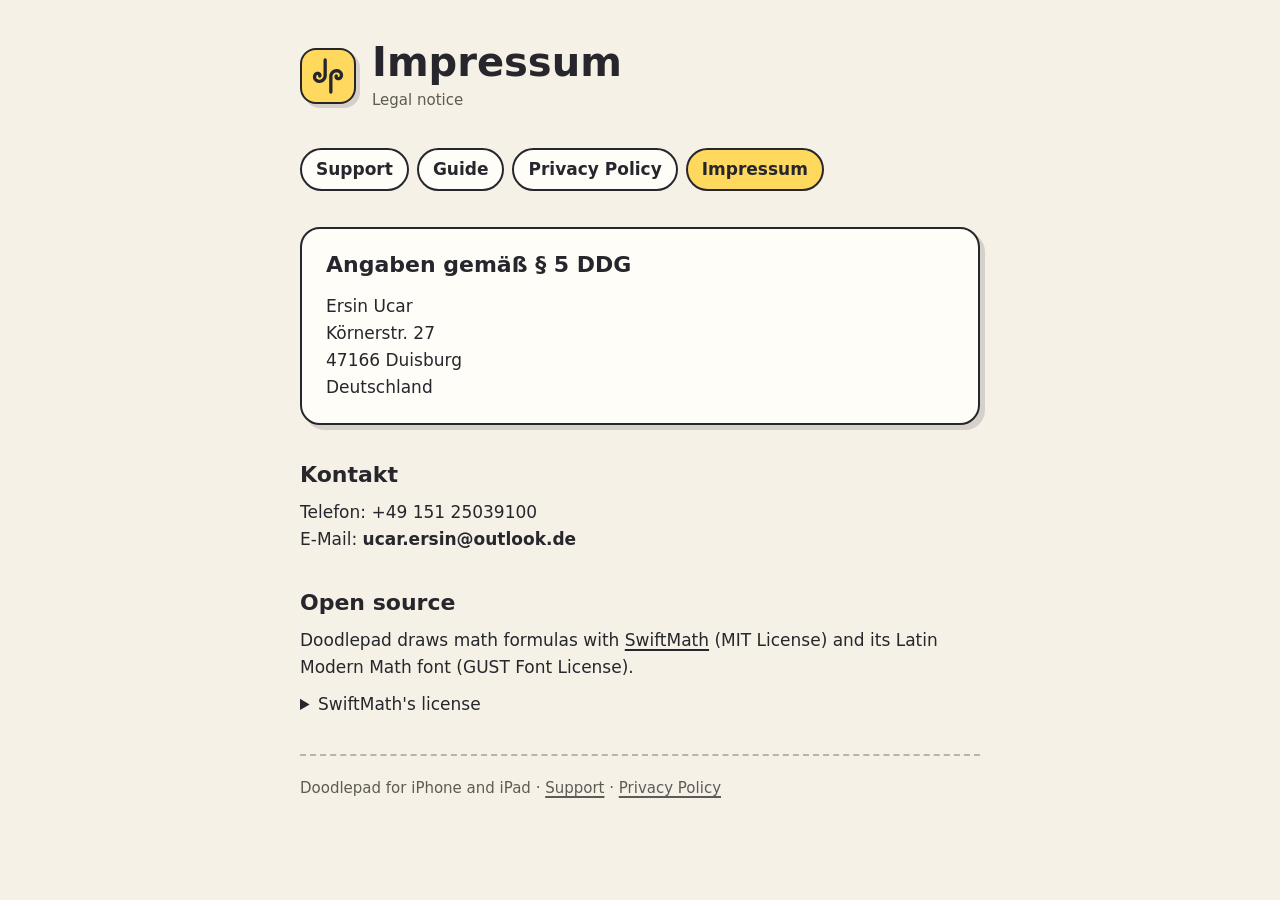
<file: impressum.html>
<!doctype html>
<html lang="de">
<head>
  <meta charset="utf-8">
  <meta name="viewport" content="width=device-width, initial-scale=1, viewport-fit=cover">
  <title>Doodlepad Impressum</title>
  <meta name="description" content="Impressum (legal notice) for Doodlepad.">
  <link rel="stylesheet" href="style.css">
  <link rel="icon" href="apple-touch-icon.png">
  <link rel="apple-touch-icon" href="apple-touch-icon.png">
</head>
<body>
<main>
  <header>
    <div class="badge" aria-hidden="true">
      <svg viewBox="12 12 76 76"><path d="M32.5 50.0 L32.8 49.4 L33.0 48.8 L33.0 48.0 L32.8 47.2 L32.4 46.4 L31.8 45.7 L31.0 45.1 L30.0 44.6 L28.9 44.4 L27.7 44.4 L26.4 44.6 L25.2 45.2 L24.0 46.0 L23.0 47.1 L22.3 48.5 L21.8 50.0 L21.6 51.7 L21.7 53.4 L22.2 55.2 L23.1 56.9 L24.4 58.4 L26.0 59.6 L27.9 60.6 L30.0 61.1 L32.2 61.3 L34.5 60.9 L36.8 60.1 L38.9 58.9 L40.7 57.2 L42.3 55.1 L43.4 52.7 L44.0 50.0 L44.0 16.0"/><path transform="rotate(180 50 50)" d="M32.5 50.0 L32.8 49.4 L33.0 48.8 L33.0 48.0 L32.8 47.2 L32.4 46.4 L31.8 45.7 L31.0 45.1 L30.0 44.6 L28.9 44.4 L27.7 44.4 L26.4 44.6 L25.2 45.2 L24.0 46.0 L23.0 47.1 L22.3 48.5 L21.8 50.0 L21.6 51.7 L21.7 53.4 L22.2 55.2 L23.1 56.9 L24.4 58.4 L26.0 59.6 L27.9 60.6 L30.0 61.1 L32.2 61.3 L34.5 60.9 L36.8 60.1 L38.9 58.9 L40.7 57.2 L42.3 55.1 L43.4 52.7 L44.0 50.0 L44.0 16.0"/></svg>
    </div>
    <div>
      <h1>Impressum</h1>
      <p class="lead">Legal notice</p>
    </div>
  </header>

  <nav aria-label="Pages">
    <a href="./">Support</a>
    <a href="guide.html">Guide</a>
    <a href="privacy.html">Privacy Policy</a>
    <a href="impressum.html" aria-current="page">Impressum</a>
  </nav>

  <div class="card">
    <h2>Angaben gemäß § 5 DDG</h2>
    <p>Ersin Ucar<br>Körnerstr. 27<br>47166 Duisburg<br>Deutschland</p>
  </div>

  <section>
    <h2>Kontakt</h2>
    <p>Telefon: +49 151 25039100<br>E-Mail: <span class="email">ucar.ersin@outlook.de</span></p>
  </section>

  <section lang="en">
    <h2>Open source</h2>
    <p>Doodlepad draws math formulas with <a href="https://github.com/mgriebling/SwiftMath" target="_blank" rel="noopener">SwiftMath</a> (MIT License) and its Latin Modern Math font (GUST Font License).</p>
    <details>
      <summary>SwiftMath's license</summary>
      <p>MIT License. Copyright (c) 2023 Computer Inspirations</p>
      <p>Permission is hereby granted, free of charge, to any person obtaining a copy of this software and associated documentation files (the "Software"), to deal in the Software without restriction, including without limitation the rights to use, copy, modify, merge, publish, distribute, sublicense, and/or sell copies of the Software, and to permit persons to whom the Software is furnished to do so, subject to the following conditions:</p>
      <p>The above copyright notice and this permission notice shall be included in all copies or substantial portions of the Software.</p>
      <p>THE SOFTWARE IS PROVIDED "AS IS", WITHOUT WARRANTY OF ANY KIND, EXPRESS OR IMPLIED, INCLUDING BUT NOT LIMITED TO THE WARRANTIES OF MERCHANTABILITY, FITNESS FOR A PARTICULAR PURPOSE AND NONINFRINGEMENT. IN NO EVENT SHALL THE AUTHORS OR COPYRIGHT HOLDERS BE LIABLE FOR ANY CLAIM, DAMAGES OR OTHER LIABILITY, WHETHER IN AN ACTION OF CONTRACT, TORT OR OTHERWISE, ARISING FROM, OUT OF OR IN CONNECTION WITH THE SOFTWARE OR THE USE OR OTHER DEALINGS IN THE SOFTWARE.</p>
    </details>
  </section>

  <footer>Doodlepad for iPhone and iPad · <a href="./">Support</a> · <a href="privacy.html">Privacy Policy</a></footer>
</main>
</body>
</html>
</file>
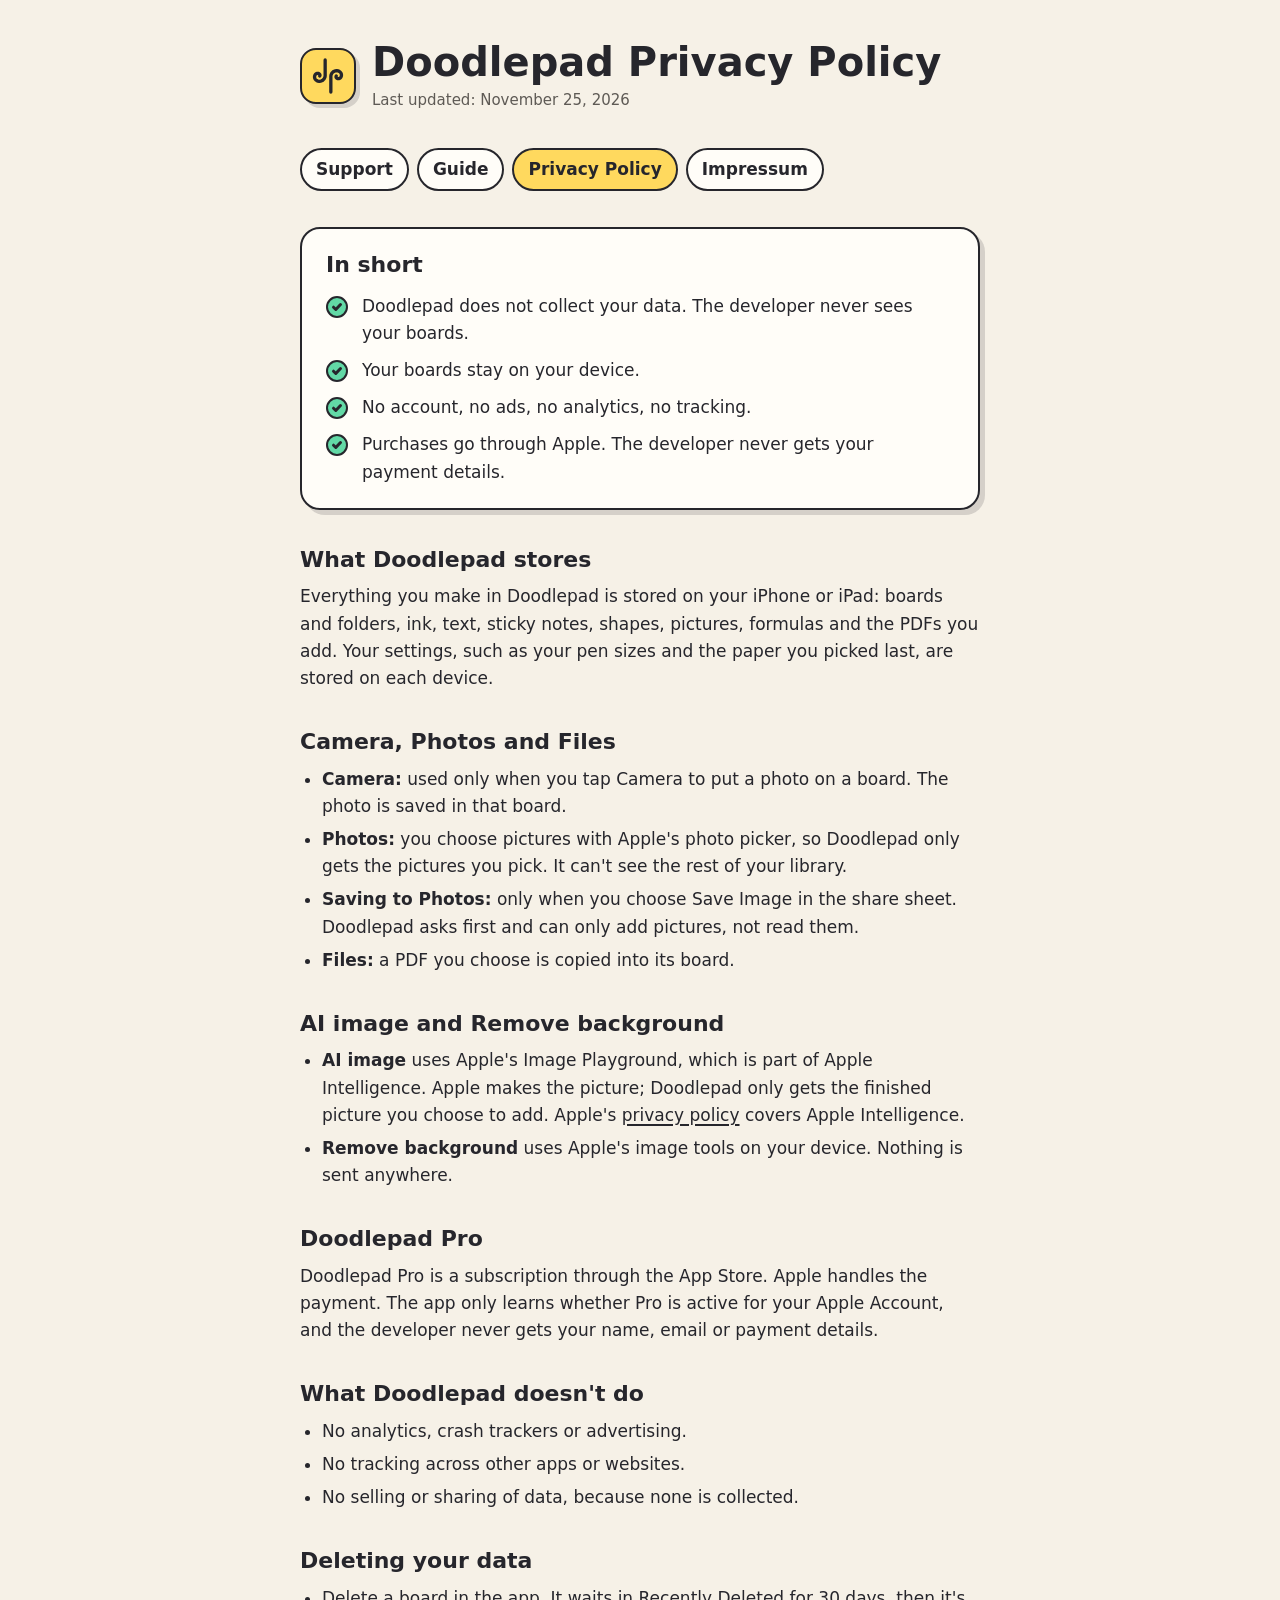
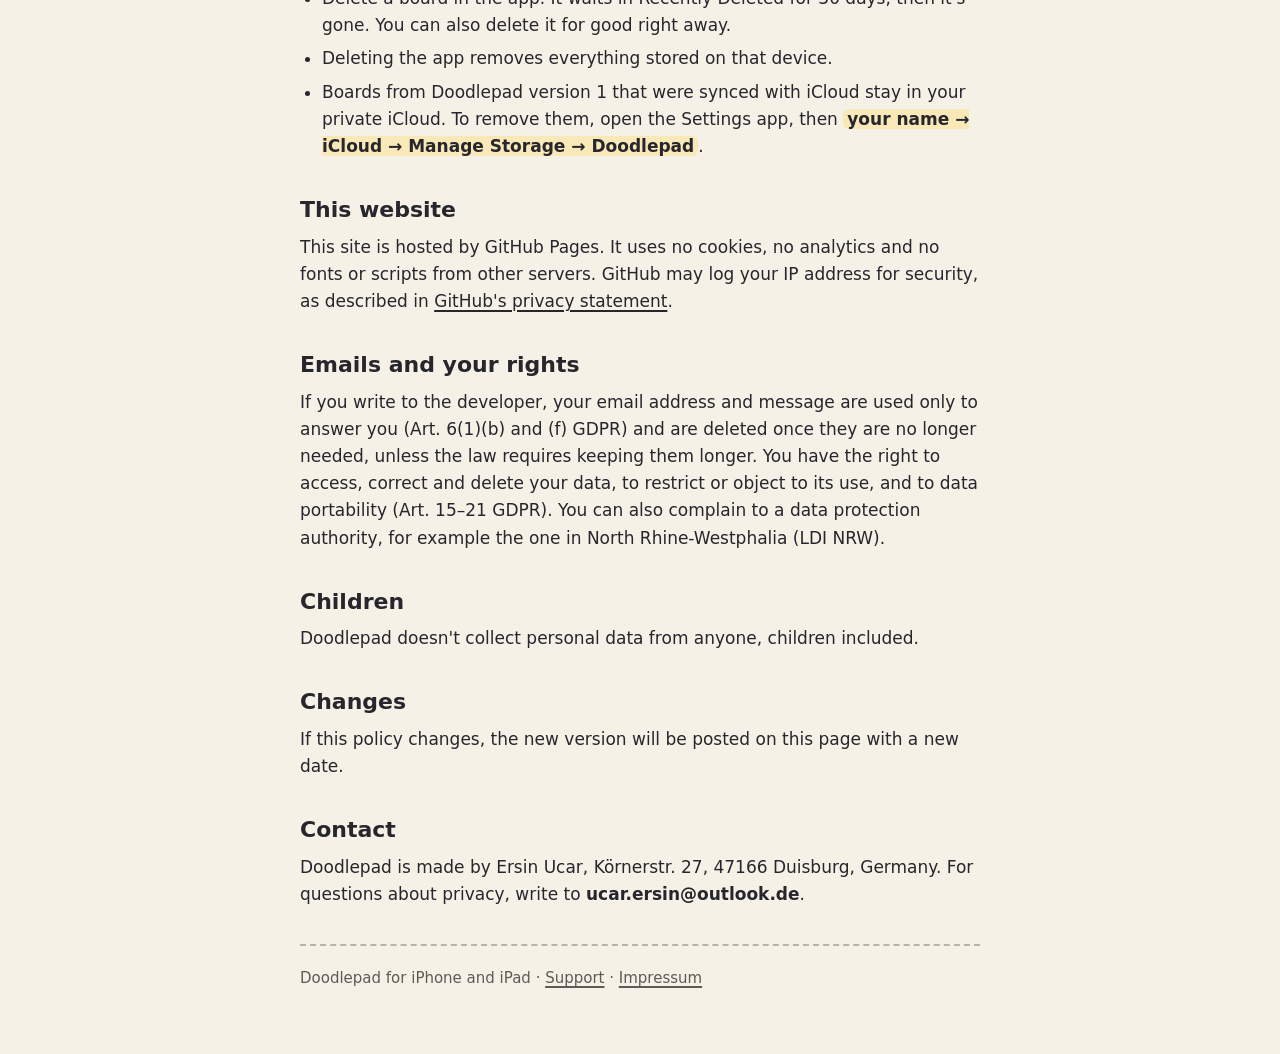
<file: privacy.html>
<!doctype html>
<html lang="en">
<head>
  <meta charset="utf-8">
  <meta name="viewport" content="width=device-width, initial-scale=1, viewport-fit=cover">
  <title>Doodlepad Privacy Policy</title>
  <meta name="description" content="Doodlepad collects no data. Your boards stay on your device.">
  <link rel="stylesheet" href="style.css">
  <link rel="icon" href="apple-touch-icon.png">
  <link rel="apple-touch-icon" href="apple-touch-icon.png">
</head>
<body>
<main>
  <header>
    <div class="badge" aria-hidden="true">
      <svg viewBox="12 12 76 76"><path d="M32.5 50.0 L32.8 49.4 L33.0 48.8 L33.0 48.0 L32.8 47.2 L32.4 46.4 L31.8 45.7 L31.0 45.1 L30.0 44.6 L28.9 44.4 L27.7 44.4 L26.4 44.6 L25.2 45.2 L24.0 46.0 L23.0 47.1 L22.3 48.5 L21.8 50.0 L21.6 51.7 L21.7 53.4 L22.2 55.2 L23.1 56.9 L24.4 58.4 L26.0 59.6 L27.9 60.6 L30.0 61.1 L32.2 61.3 L34.5 60.9 L36.8 60.1 L38.9 58.9 L40.7 57.2 L42.3 55.1 L43.4 52.7 L44.0 50.0 L44.0 16.0"/><path transform="rotate(180 50 50)" d="M32.5 50.0 L32.8 49.4 L33.0 48.8 L33.0 48.0 L32.8 47.2 L32.4 46.4 L31.8 45.7 L31.0 45.1 L30.0 44.6 L28.9 44.4 L27.7 44.4 L26.4 44.6 L25.2 45.2 L24.0 46.0 L23.0 47.1 L22.3 48.5 L21.8 50.0 L21.6 51.7 L21.7 53.4 L22.2 55.2 L23.1 56.9 L24.4 58.4 L26.0 59.6 L27.9 60.6 L30.0 61.1 L32.2 61.3 L34.5 60.9 L36.8 60.1 L38.9 58.9 L40.7 57.2 L42.3 55.1 L43.4 52.7 L44.0 50.0 L44.0 16.0"/></svg>
    </div>
    <div>
      <h1>Doodlepad Privacy Policy</h1>
      <p class="lead">Last updated: November 25, 2026</p>
    </div>
  </header>

  <nav aria-label="Pages">
    <a href="./">Support</a>
    <a href="guide.html">Guide</a>
    <a href="privacy.html" aria-current="page">Privacy Policy</a>
    <a href="impressum.html">Impressum</a>
  </nav>

  <div class="card">
    <h2>In short</h2>
    <ul>
      <li><div class="tick" aria-hidden="true"><svg viewBox="0 0 12 12"><path d="M2.5 6.2l2.3 2.3 4.7-5"/></svg></div><span>Doodlepad does not collect your data. The developer never sees your boards.</span></li>
      <li><div class="tick" aria-hidden="true"><svg viewBox="0 0 12 12"><path d="M2.5 6.2l2.3 2.3 4.7-5"/></svg></div><span>Your boards stay on your device.</span></li>
      <li><div class="tick" aria-hidden="true"><svg viewBox="0 0 12 12"><path d="M2.5 6.2l2.3 2.3 4.7-5"/></svg></div><span>No account, no ads, no analytics, no tracking.</span></li>
      <li><div class="tick" aria-hidden="true"><svg viewBox="0 0 12 12"><path d="M2.5 6.2l2.3 2.3 4.7-5"/></svg></div><span>Purchases go through Apple. The developer never gets your payment details.</span></li>
    </ul>
  </div>

  <section>
    <h2>What Doodlepad stores</h2>
    <p>Everything you make in Doodlepad is stored on your iPhone or iPad: boards and folders, ink, text, sticky notes, shapes, pictures, formulas and the PDFs you add. Your settings, such as your pen sizes and the paper you picked last, are stored on each device.</p>
  </section>

  <section>
    <h2>Camera, Photos and Files</h2>
    <ul>
      <li><strong>Camera:</strong> used only when you tap Camera to put a photo on a board. The photo is saved in that board.</li>
      <li><strong>Photos:</strong> you choose pictures with Apple's photo picker, so Doodlepad only gets the pictures you pick. It can't see the rest of your library.</li>
      <li><strong>Saving to Photos:</strong> only when you choose Save Image in the share sheet. Doodlepad asks first and can only add pictures, not read them.</li>
      <li><strong>Files:</strong> a PDF you choose is copied into its board.</li>
    </ul>
  </section>

  <section>
    <h2>AI image and Remove background</h2>
    <ul>
      <li><strong>AI image</strong> uses Apple's Image Playground, which is part of Apple Intelligence. Apple makes the picture; Doodlepad only gets the finished picture you choose to add. Apple's <a href="https://www.apple.com/legal/privacy/" target="_blank" rel="noopener">privacy policy</a> covers Apple Intelligence.</li>
      <li><strong>Remove background</strong> uses Apple's image tools on your device. Nothing is sent anywhere.</li>
    </ul>
  </section>

  <section>
    <h2>Doodlepad Pro</h2>
    <p>Doodlepad Pro is a subscription through the App Store. Apple handles the payment. The app only learns whether Pro is active for your Apple Account, and the developer never gets your name, email or payment details.</p>
  </section>

  <section>
    <h2>What Doodlepad doesn't do</h2>
    <ul>
      <li>No analytics, crash trackers or advertising.</li>
      <li>No tracking across other apps or websites.</li>
      <li>No selling or sharing of data, because none is collected.</li>
    </ul>
  </section>

  <section>
    <h2>Deleting your data</h2>
    <ul>
      <li>Delete a board in the app. It waits in Recently Deleted for 30 days, then it's gone. You can also delete it for good right away.</li>
      <li>Deleting the app removes everything stored on that device.</li>
      <li>Boards from Doodlepad version 1 that were synced with iCloud stay in your private iCloud. To remove them, open the Settings app, then <span class="path">your name → iCloud → Manage Storage → Doodlepad</span>.</li>
    </ul>
  </section>

  <section>
    <h2>This website</h2>
    <p>This site is hosted by GitHub Pages. It uses no cookies, no analytics and no fonts or scripts from other servers. GitHub may log your IP address for security, as described in <a href="https://docs.github.com/en/site-policy/privacy-policies/github-general-privacy-statement" target="_blank" rel="noopener">GitHub's privacy statement</a>.</p>
  </section>

  <section>
    <h2>Emails and your rights</h2>
    <p>If you write to the developer, your email address and message are used only to answer you (Art. 6(1)(b) and (f) GDPR) and are deleted once they are no longer needed, unless the law requires keeping them longer. You have the right to access, correct and delete your data, to restrict or object to its use, and to data portability (Art. 15–21 GDPR). You can also complain to a data protection authority, for example the one in North Rhine-Westphalia (LDI NRW).</p>
  </section>

  <section>
    <h2>Children</h2>
    <p>Doodlepad doesn't collect personal data from anyone, children included.</p>
  </section>

  <section>
    <h2>Changes</h2>
    <p>If this policy changes, the new version will be posted on this page with a new date.</p>
  </section>

  <section>
    <h2>Contact</h2>
    <p>Doodlepad is made by Ersin Ucar, Körnerstr. 27, 47166 Duisburg, Germany. For questions about privacy, write to <span class="email">ucar.ersin@outlook.de</span>.</p>
  </section>

  <footer>Doodlepad for iPhone and iPad · <a href="./">Support</a> · <a href="impressum.html">Impressum</a></footer>
</main>
</body>
</html>
</file>
<file: style.css>
/* Doodlepad's site: the app's paper, ink and sun yellow. System fonts only
   (nothing loaded from other servers). One reading column. */
:root {
  --paper: #F6F1E7;
  --card: #FFFDF8;
  --ink: #26262C;
  --muted: #5E5A55;
  --line: #26262C;
  --shadow: rgba(38, 38, 44, 0.16);
  --sun: #FFD95E;
  --mint: #62D9A6;
  --display: ui-rounded, "SF Pro Rounded", system-ui, -apple-system, "Segoe UI", sans-serif;
  --body: system-ui, -apple-system, "Segoe UI", Roboto, sans-serif;
  color-scheme: light;
}
@media (prefers-color-scheme: dark) {
  :root {
    --paper: #1D1D21; --card: #28282E; --ink: #F3EEE4; --muted: #B9B2A6;
    --line: #F3EEE4; --shadow: rgba(0, 0, 0, 0.45); --sun: #F2C94C; --mint: #4CC08F;
    color-scheme: dark;
  }
}

* { box-sizing: border-box; }
body {
  margin: 0;
  background: var(--paper);
  color: var(--ink);
  font-family: var(--body);
  font-size: 17px;
  line-height: 1.6;
  padding-left: max(16px, env(safe-area-inset-left, 0px));
  padding-right: max(16px, env(safe-area-inset-right, 0px));
  padding-block: 40px 64px;
}
main { max-width: 680px; margin: 0 auto; display: flex; flex-direction: column; gap: 36px; }

header { display: flex; align-items: center; gap: 16px; }
.badge {
  flex: none; width: 56px; height: 56px; border-radius: 16px;
  background: var(--sun); border: 2.5px solid var(--line);
  box-shadow: 4px 4px 0 var(--shadow);
  display: grid; place-items: center;
}
/* The app icon's d/p spiral, cropped to the mark (viewBox 12 12 76 76). */
.badge svg { width: 36px; height: 36px; }
.badge path { fill: none; stroke: #26262C; stroke-width: 7; stroke-linecap: round; stroke-linejoin: round; }
h1 {
  font-family: var(--display); font-weight: 900; font-size: clamp(30px, 6vw, 40px);
  line-height: 1.1; margin: 0; text-wrap: balance;
}
.lead { margin: 4px 0 0; color: var(--muted); font-size: 15px; }

nav { display: flex; flex-wrap: wrap; gap: 8px; }
nav a {
  font-weight: 700; text-decoration: none; padding: 6px 14px; border-radius: 999px;
  border: 2px solid var(--line); background: var(--card);
}
nav a[aria-current="page"] { background: var(--sun); color: #26262C; }

.card {
  background: var(--card); border: 2.5px solid var(--line); border-radius: 20px;
  box-shadow: 5px 5px 0 var(--shadow);
  padding: 22px 24px; display: flex; flex-direction: column; gap: 14px;
}
.card ul { list-style: none; margin: 0; padding: 0; display: grid; gap: 10px; }
/* A card's ✓ list; a numbered list in a card (the guide's Quick start)
   stays a plain list (as grids, its words fell into a column of one). */
.card ul li { display: grid; grid-template-columns: 26px 1fr; gap: 10px; align-items: start; }
.card ul li span { min-width: 0; }
.tick {
  width: 22px; height: 22px; margin-top: 3px; border-radius: 50%;
  background: var(--mint); border: 2px solid var(--line);
  display: grid; place-items: center;
}
.tick svg { width: 12px; height: 12px; }
.tick path { fill: none; stroke: #26262C; stroke-width: 3; stroke-linecap: round; stroke-linejoin: round; }

section { display: flex; flex-direction: column; gap: 10px; }
h2 {
  font-family: var(--display); font-weight: 800; font-size: 22px; line-height: 1.25;
  margin: 0; text-wrap: balance;
}
p { margin: 0; }
h3 {
  font-family: var(--display); font-weight: 800; font-size: 18px; line-height: 1.3;
  margin: 8px 0 0;
}
section ul, section ol { margin: 0; padding-left: 22px; display: grid; gap: 6px; }
section li > ul { margin-top: 6px; }
/* The guide, as a docs site: its sections listed in a sidebar at the left
   that stays while the page scrolls, the one being read in sun yellow
   (guide.html's script). On a phone the list folds into a Contents bar
   stuck to the top; a tap on a section closes it. A tap jumps at once (a
   smooth scroll over the long page felt slow: the user's catch). */
.docs { display: block; }
.docs main { max-width: 680px; }
/* A nav, but not the page menu's row of chips. */
.sidebar { display: block; position: sticky; top: 8px; z-index: 2; max-width: 680px; margin: 0 auto 28px; }
.sidebar-toggle {
  width: 100%; display: flex; align-items: center; justify-content: space-between;
  font: 800 15px var(--body); color: var(--ink); cursor: pointer;
  padding: 10px 16px; border-radius: 14px; background: var(--card);
  border: 2.5px solid var(--line); box-shadow: 4px 4px 0 var(--shadow);
}
.sidebar-now { color: var(--muted); font-weight: 600; }
.sidebar-toggle svg { flex: none; width: 14px; height: 14px; transition: transform 0.2s; }
.sidebar-toggle path { fill: none; stroke: currentColor; stroke-width: 3; stroke-linecap: round; stroke-linejoin: round; }
.sidebar.open .sidebar-toggle svg { transform: rotate(180deg); }
.side-toc {
  list-style: none; margin: 8px 0 0; padding: 8px; display: none;
  background: var(--card); border: 2.5px solid var(--line); border-radius: 16px;
  box-shadow: 4px 4px 0 var(--shadow); max-height: 70vh; overflow-y: auto;
}
.sidebar.open .side-toc { display: grid; gap: 2px; }
.side-toc a {
  display: block; text-decoration: none; font-size: 15px; font-weight: 600; line-height: 1.3;
  padding: 7px 12px; border-radius: 10px; border: 2px solid transparent; background: none;
}
.side-toc a:hover { background: color-mix(in srgb, var(--sun) 40%, transparent); }
.side-toc a[aria-current="true"] { background: var(--sun); color: #26262C; border-color: var(--line); }
/* The site's other pages under the sections, quieter: in the guide they
   left the top of the page (they took the room over its first section). */
.side-sep { margin: 8px 12px; border-top: 2px dashed color-mix(in srgb, var(--line) 25%, transparent); }
.side-toc a.page { font-size: 14px; color: var(--muted); }
.toc-title {
  display: none; margin: 0 0 8px 12px; font-size: 13px; font-weight: 800;
  letter-spacing: 0.08em; text-transform: uppercase; color: var(--muted);
}
/* Search: in the folded-out list on a phone, over the sections on a wide
   screen. What it hides stays hidden whatever its own display. */
.docs [hidden] { display: none !important; }
.side-search {
  display: none; width: 100%; margin: 8px 0 0; padding: 9px 14px;
  font: 600 15px var(--body); color: var(--ink); background: var(--card);
  border: 2.5px solid var(--line); border-radius: 12px;
}
.side-search::placeholder { color: var(--muted); }
.side-search:focus { outline: 3px solid var(--sun); outline-offset: 1px; }
.sidebar.open .side-search { display: block; }
.search-empty { color: var(--muted); font-weight: 600; }
/* Each section stops under the Contents bar. */
.docs section[id] { scroll-margin-top: 76px; }

@media (min-width: 960px) {
  .docs {
    display: grid; grid-template-columns: 230px minmax(0, 680px); gap: 56px;
    justify-content: center; align-items: start;
  }
  .docs main { margin: 0; }
  .sidebar { top: 40px; margin: 0; max-height: calc(100vh - 80px); overflow-y: auto; padding: 4px 6px 8px 0; }
  .sidebar-toggle { display: none; }
  .toc-title { display: block; }
  .side-search { display: block; margin: 0 0 14px; }
  .side-toc {
    display: grid; gap: 2px; margin: 0; padding: 0; max-height: none; overflow: visible;
    background: none; border: 0; box-shadow: none;
  }
  .docs section[id] { scroll-margin-top: 24px; }
}
.path {
  font-weight: 700;
  background: color-mix(in srgb, var(--sun) 35%, transparent);
  border-radius: 6px; padding: 0 4px;
}
.email { font-weight: 700; user-select: all; -webkit-user-select: all; overflow-wrap: anywhere; }
a { color: inherit; text-decoration-thickness: 2px; text-underline-offset: 3px; }
a:focus-visible { outline: 3px solid var(--sun); outline-offset: 2px; border-radius: 4px; }

footer {
  border-top: 2px dashed color-mix(in srgb, var(--line) 30%, transparent);
  padding-top: 20px; color: var(--muted); font-size: 15px;
}
</file>
